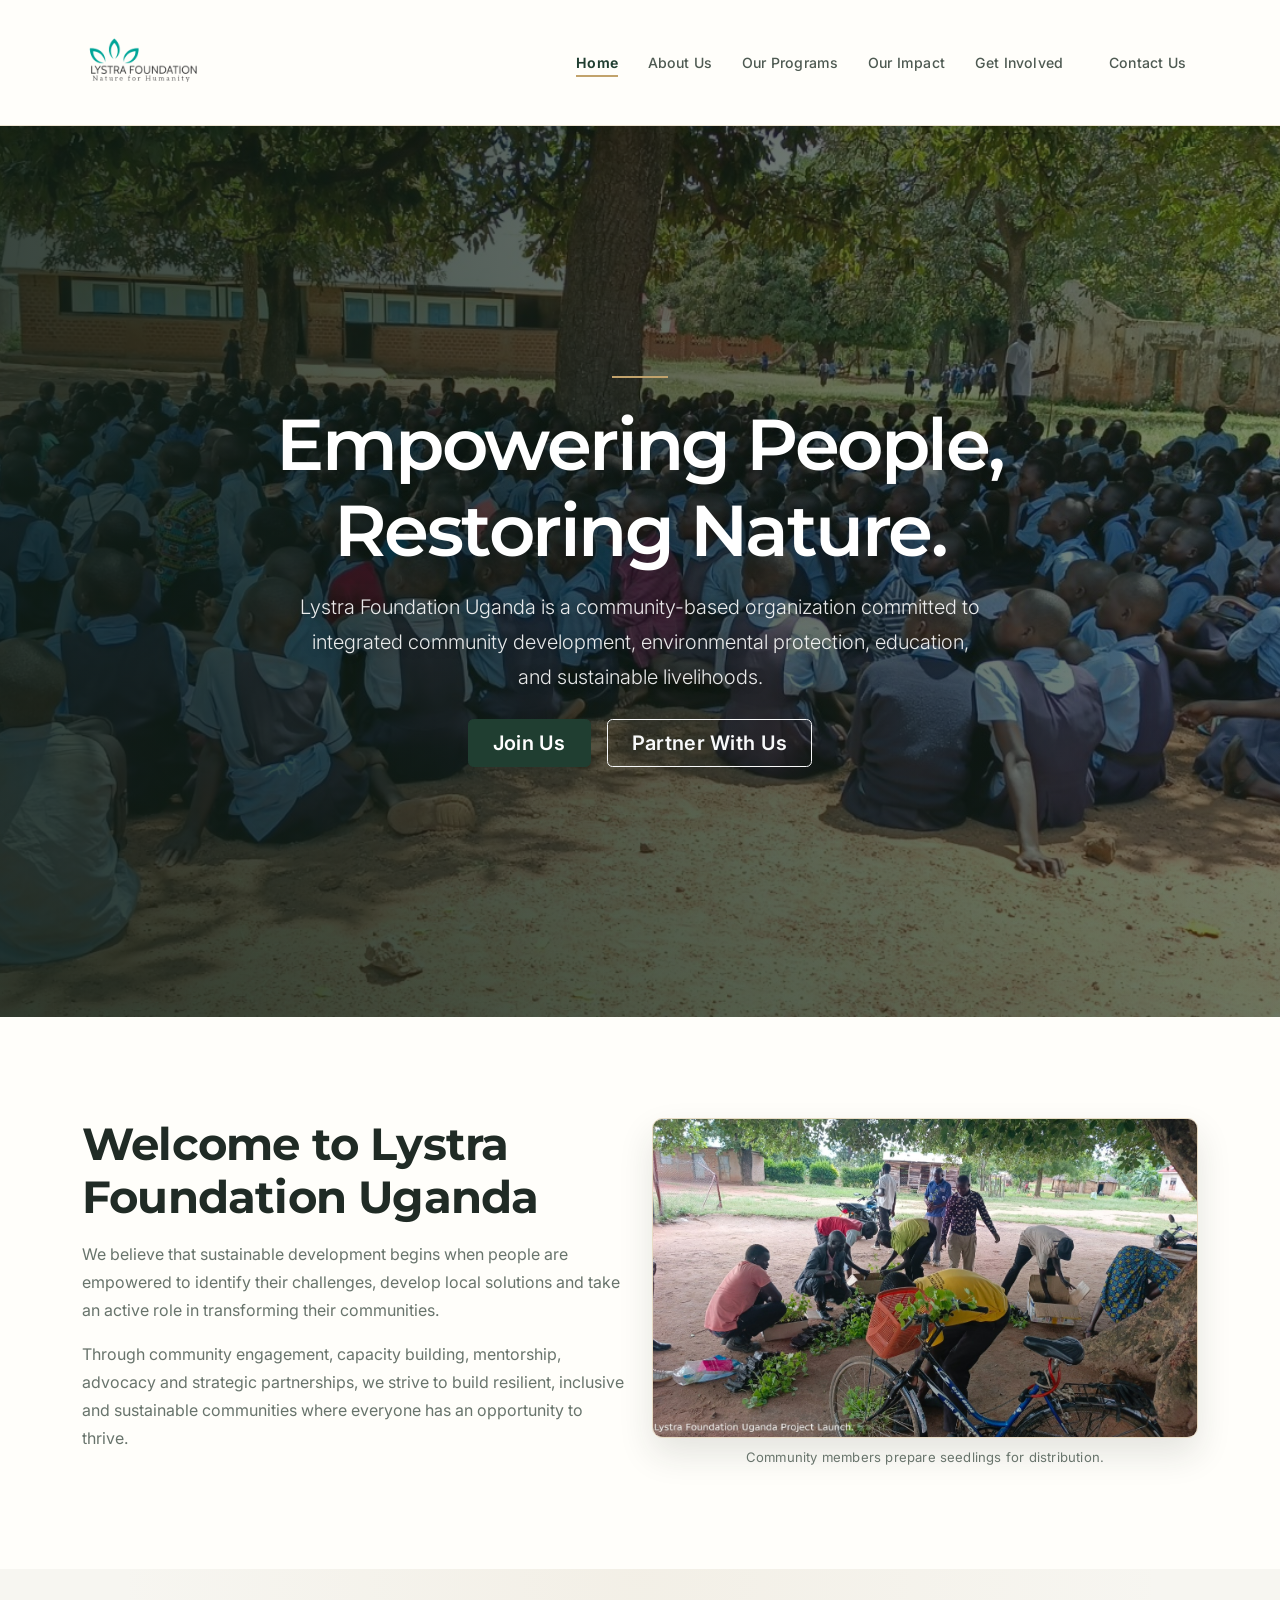
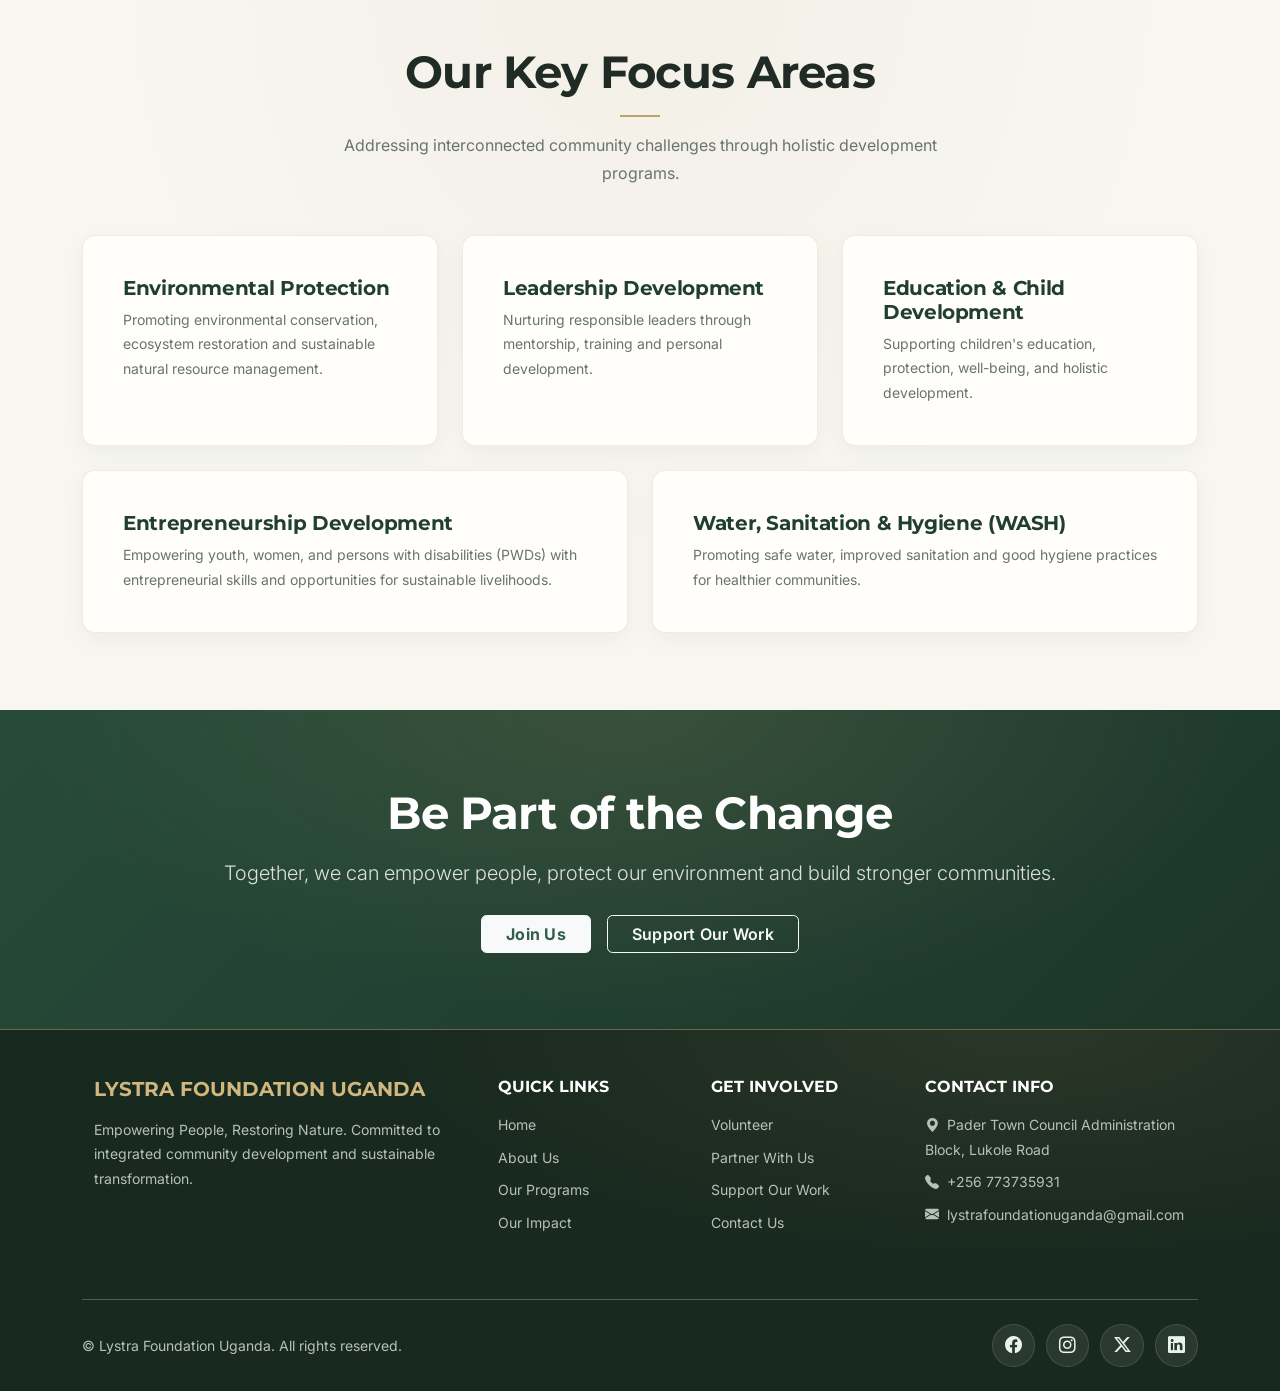
<file: index.html>
<!DOCTYPE html>
<html lang="en">
<head>
    <meta charset="UTF-8">
    <meta name="viewport" content="width=device-width, initial-scale=1.0">
    <title>Lystra Foundation Uganda | Empowering People, Restoring Nature</title>
    <link rel="preconnect" href="https://fonts.googleapis.com">
    <link rel="preconnect" href="https://fonts.gstatic.com" crossorigin>
    <link href="https://fonts.googleapis.com/css2?family=Inter:wght@400;500;600;700&family=Montserrat:wght@300;400;500;600;700&display=swap" rel="stylesheet">
    <link href="https://cdn.jsdelivr.net/npm/bootstrap@5.3.2/dist/css/bootstrap.min.css" rel="stylesheet">
    <link href="https://cdn.jsdelivr.net/npm/bootstrap-icons@1.11.3/font/bootstrap-icons.min.css" rel="stylesheet">
    <link rel="stylesheet" href="assets/css/style.css?v=luxury-3">
</head>
<body>
    <nav class="navbar navbar-expand-lg navbar-light bg-white sticky-top shadow-sm" aria-label="Main navigation">
        <div class="container align-items-center">
            <a class="navbar-brand" href="index.html" aria-label="Lystra Foundation home">
                <img src="assets/images/lystra-logo.png" alt="Lystra Foundation — Nature for Humanity">
            </a>
            <button class="navbar-toggler" type="button" data-bs-toggle="collapse" data-bs-target="#navbarNav" aria-controls="navbarNav" aria-expanded="false" aria-label="Toggle navigation">
                <span class="navbar-toggler-icon"></span>
            </button>
            <div class="collapse navbar-collapse" id="navbarNav">
                <ul class="navbar-nav ms-lg-auto align-items-lg-center">
                    <li class="nav-item"><a class="nav-link active" href="index.html" aria-current="page">Home</a></li>
                    <li class="nav-item"><a class="nav-link" href="about.html">About Us</a></li>
                    <li class="nav-item"><a class="nav-link" href="programs.html">Our Programs</a></li>
                    <li class="nav-item"><a class="nav-link" href="impact.html">Our Impact</a></li>
                    <li class="nav-item"><a class="nav-link" href="get-involved.html">Get Involved</a></li>
                    <li class="nav-item ms-lg-3"><a class="nav-link" href="contact.html">Contact Us</a></li>
                </ul>
            </div>
        </div>
    </nav>
<!-- Hero Section -->
<header class="bg-dark text-white text-center py-5 home-hero">
    <img class="hero-image" src="assets/images/leadership-development.jpg" alt="Students gathered beneath a tree for a community learning session" fetchpriority="high">
    <div class="container py-5">
        <h1 class="display-4 fw-bold mb-3">Empowering People, Restoring Nature.</h1>
        <p class="lead mb-4 col-lg-8 mx-auto">Lystra Foundation Uganda is a community-based organization committed to integrated community development, environmental protection, education, and sustainable livelihoods.</p>
        <div class="d-flex justify-content-center gap-3">
            <a href="get-involved.html" class="btn btn-success btn-lg px-4">Join Us</a>
            <a href="get-involved.html" class="btn btn-outline-light btn-lg px-4">Partner With Us</a>
        </div>
    </div>
</header>

<!-- Welcome Section -->
<section class="py-5">
    <div class="container py-4">
        <div class="row align-items-center">
            <div class="col-lg-6 mb-4 mb-lg-0">
                <h2 class="fw-bold mb-3">Welcome to Lystra Foundation Uganda</h2>
                <p class="text-muted">We believe that sustainable development begins when people are empowered to identify their challenges, develop local solutions and take an active role in transforming their communities.</p>
                <p class="text-muted">Through community engagement, capacity building, mentorship, advocacy and strategic partnerships, we strive to build resilient, inclusive and sustainable communities where everyone has an opportunity to thrive.</p>
            </div>
            <div class="col-lg-6">
                <figure class="mb-0">
                    <img class="story-photo" src="assets/images/distribution-of-tree-seedlings.jpg" alt="Community members prepare tree seedlings for distribution beneath a shade tree" loading="lazy" decoding="async">
                    <figcaption class="small text-muted mt-2">Community members prepare seedlings for distribution.</figcaption>
                </figure>
            </div>
        </div>
    </div>
</section>

<!-- Key Focus Areas Section -->
<section class="py-5 bg-light">
    <div class="container">
        <div class="text-center mb-5">
            <h2 class="fw-bold">Our Key Focus Areas</h2>
            <p class="text-muted">Addressing interconnected community challenges through holistic development programs.</p>
        </div>
        <div class="row g-4">
            <div class="col-md-4">
                <div class="card h-100 border-0 shadow-sm p-3">
                    <div class="card-body">
                        <h4 class="h5 fw-bold text-success">Environmental Protection</h4>
                        <p class="text-muted small">Promoting environmental conservation, ecosystem restoration and sustainable natural resource management.</p>
                    </div>
                </div>
            </div>
            <div class="col-md-4">
                <div class="card h-100 border-0 shadow-sm p-3">
                    <div class="card-body">
                        <h4 class="h5 fw-bold text-success">Leadership Development</h4>
                        <p class="text-muted small">Nurturing responsible leaders through mentorship, training and personal development.</p>
                    </div>
                </div>
            </div>
            <div class="col-md-4">
                <div class="card h-100 border-0 shadow-sm p-3">
                    <div class="card-body">
                        <h4 class="h5 fw-bold text-success">Education & Child Development</h4>
                        <p class="text-muted small">Supporting children's education, protection, well-being, and holistic development.</p>
                    </div>
                </div>
            </div>
            <div class="col-md-6">
                <div class="card h-100 border-0 shadow-sm p-3">
                    <div class="card-body">
                        <h4 class="h5 fw-bold text-success">Entrepreneurship Development</h4>
                        <p class="text-muted small">Empowering youth, women, and persons with disabilities (PWDs) with entrepreneurial skills and opportunities for sustainable livelihoods.</p>
                    </div>
                </div>
            </div>
            <div class="col-md-6">
                <div class="card h-100 border-0 shadow-sm p-3">
                    <div class="card-body">
                        <h4 class="h5 fw-bold text-success">Water, Sanitation & Hygiene (WASH)</h4>
                        <p class="text-muted small">Promoting safe water, improved sanitation and good hygiene practices for healthier communities.</p>
                    </div>
                </div>
            </div>
        </div>
    </div>
</section>

<!-- Call to Action Banner -->
<section class="py-5 bg-success text-white text-center">
    <div class="container">
        <h2 class="fw-bold mb-3">Be Part of the Change</h2>
        <p class="lead mb-4">Together, we can empower people, protect our environment and build stronger communities.</p>
        <div class="d-flex justify-content-center gap-3">
            <a href="get-involved.html" class="btn btn-light text-success fw-bold px-4">Join Us</a>
            <a href="get-involved.html" class="btn btn-outline-light px-4">Support Our Work</a>
        </div>
    </div>
</section>

<!-- Footer -->
    <footer class="bg-dark text-white pt-5 pb-4">
        <div class="container text-center text-md-start">
            <div class="row g-4">
                <div class="col-md-4 col-lg-4 col-xl-4 mx-auto mb-4">
                    <h5 class="text-uppercase fw-bold text-success mb-3">Lystra Foundation Uganda</h5>
                    <p class="small text-muted">Empowering People, Restoring Nature. Committed to integrated community development and sustainable transformation.</p>
                </div>
                <div class="col-md-2 col-lg-2 col-xl-2 mx-auto mb-4">
                    <h6 class="text-uppercase fw-bold mb-3">Quick Links</h6>
                    <ul class="list-unstyled small">
                        <li class="mb-2"><a href="index.html" class="text-decoration-none text-muted">Home</a></li>
                        <li class="mb-2"><a href="about.html" class="text-decoration-none text-muted">About Us</a></li>
                        <li class="mb-2"><a href="programs.html" class="text-decoration-none text-muted">Our Programs</a></li>
                        <li class="mb-2"><a href="impact.html" class="text-decoration-none text-muted">Our Impact</a></li>
                    </ul>
                </div>
                <div class="col-md-3 col-lg-2 col-xl-2 mx-auto mb-4">
                    <h6 class="text-uppercase fw-bold mb-3">Get Involved</h6>
                    <ul class="list-unstyled small">
                        <li class="mb-2"><a href="get-involved.html" class="text-decoration-none text-muted">Volunteer</a></li>
                        <li class="mb-2"><a href="get-involved.html" class="text-decoration-none text-muted">Partner With Us</a></li>
                        <li class="mb-2"><a href="get-involved.html" class="text-decoration-none text-muted">Support Our Work</a></li>
                        <li class="mb-2"><a href="contact.html" class="text-decoration-none text-muted">Contact Us</a></li>
                    </ul>
                </div>
                <div class="col-md-4 col-lg-3 col-xl-3 mx-auto mb-md-0 mb-4">
                    <h6 class="text-uppercase fw-bold mb-3">Contact Info</h6>
                    <p class="small text-muted mb-2"><i class="bi bi-geo-alt-fill me-2"></i>Pader Town Council Administration Block, Lukole Road</p>
                    <p class="small text-muted mb-2"><i class="bi bi-telephone-fill me-2"></i>+256 773735931</p>
                    <p class="small text-muted mb-0"><i class="bi bi-envelope-fill me-2"></i>lystrafoundationuganda@gmail.com</p>
                </div>
            </div>
            <hr class="my-4 bg-secondary">
            <div class="row align-items-center gy-3">
                <div class="col-md-7 text-center text-md-start">
                    <p class="small text-muted mb-0">&copy; Lystra Foundation Uganda. All rights reserved.</p>
                </div>
                <div class="col-md-5 text-center text-md-end">
                    <div class="social-links" aria-label="Social media links">
                        <a href="#" aria-label="Facebook"><i class="bi bi-facebook"></i></a>
                        <a href="#" aria-label="Instagram"><i class="bi bi-instagram"></i></a>
                        <a href="#" aria-label="X"><i class="bi bi-twitter-x"></i></a>
                        <a href="#" aria-label="LinkedIn"><i class="bi bi-linkedin"></i></a>
                    </div>
                </div>
            </div>
        </div>
    </footer>

    <!-- Bootstrap 5 JS Bundle -->
    <script src="https://cdn.jsdelivr.net/npm/bootstrap@5.3.2/dist/js/bootstrap.bundle.min.js"></script>
    <!-- Custom JS -->
    <script src="assets/js/main.js"></script>
</body>
</html>
</file>
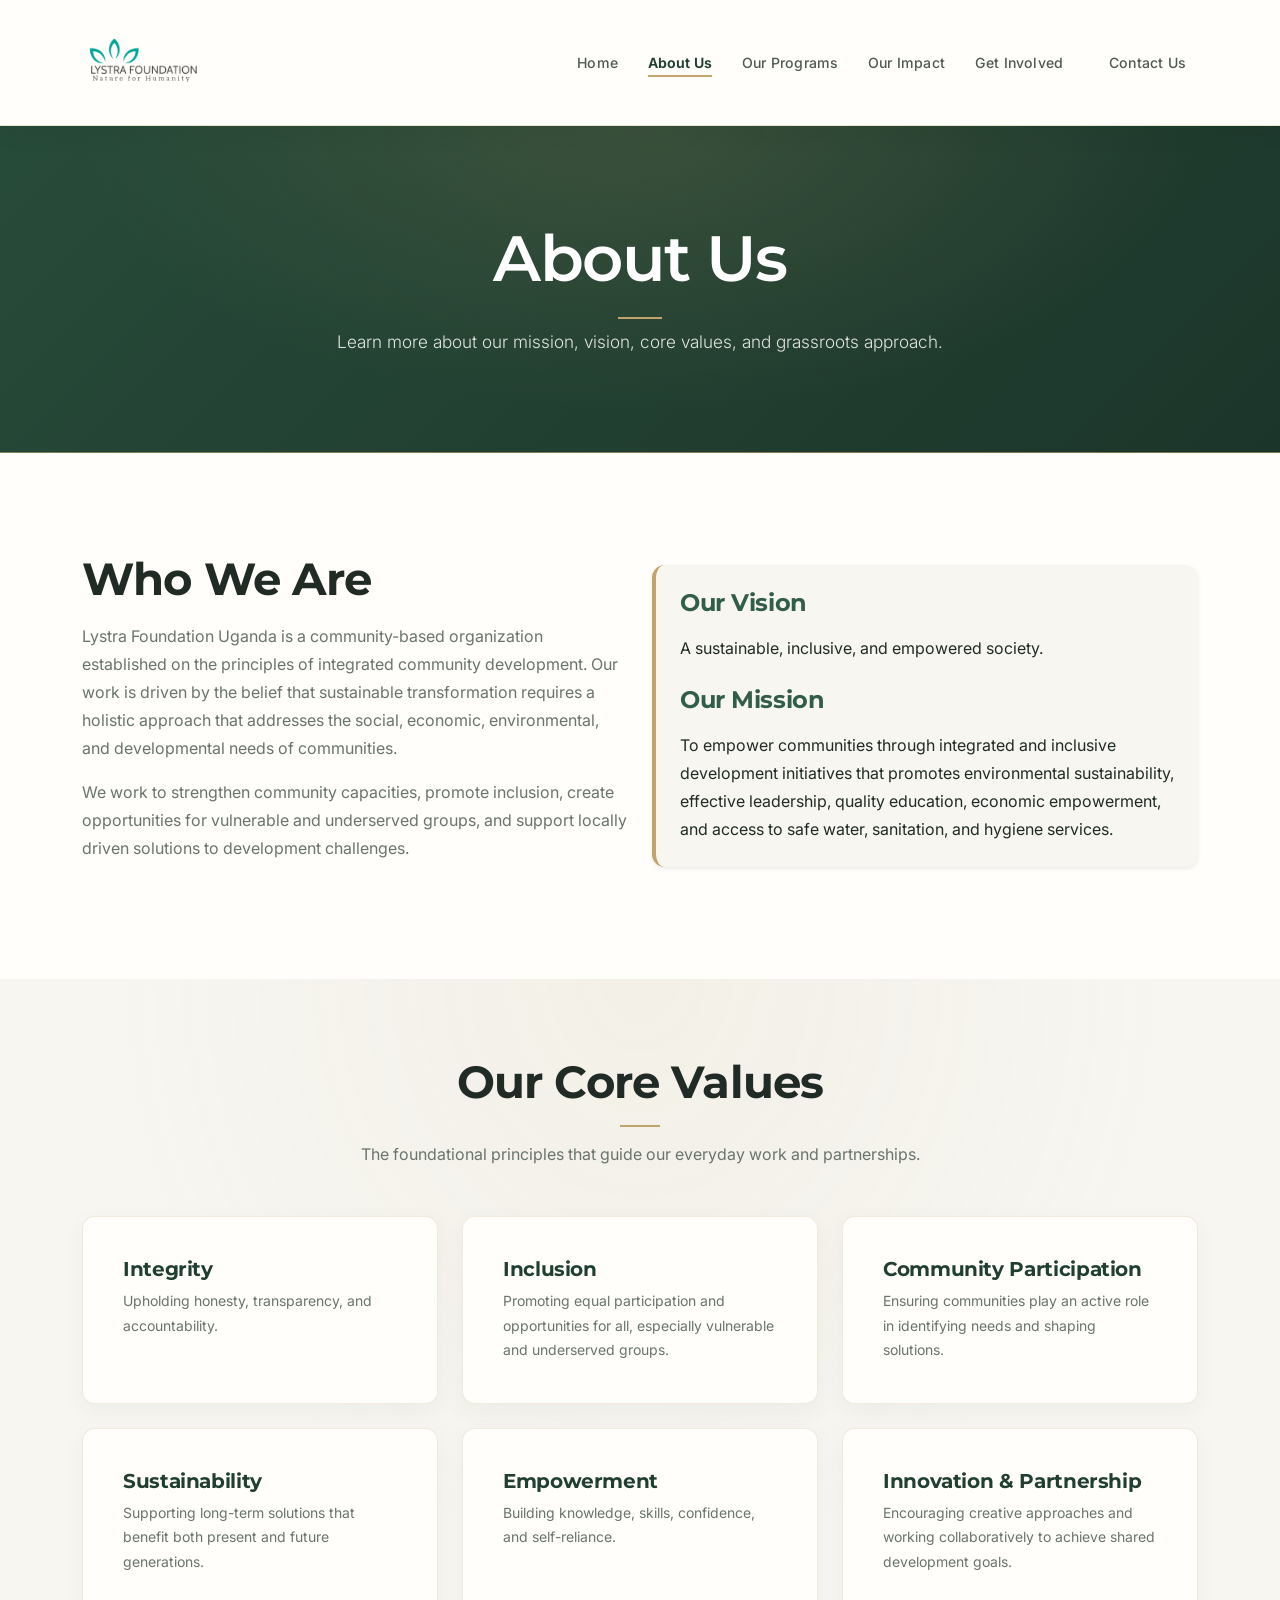
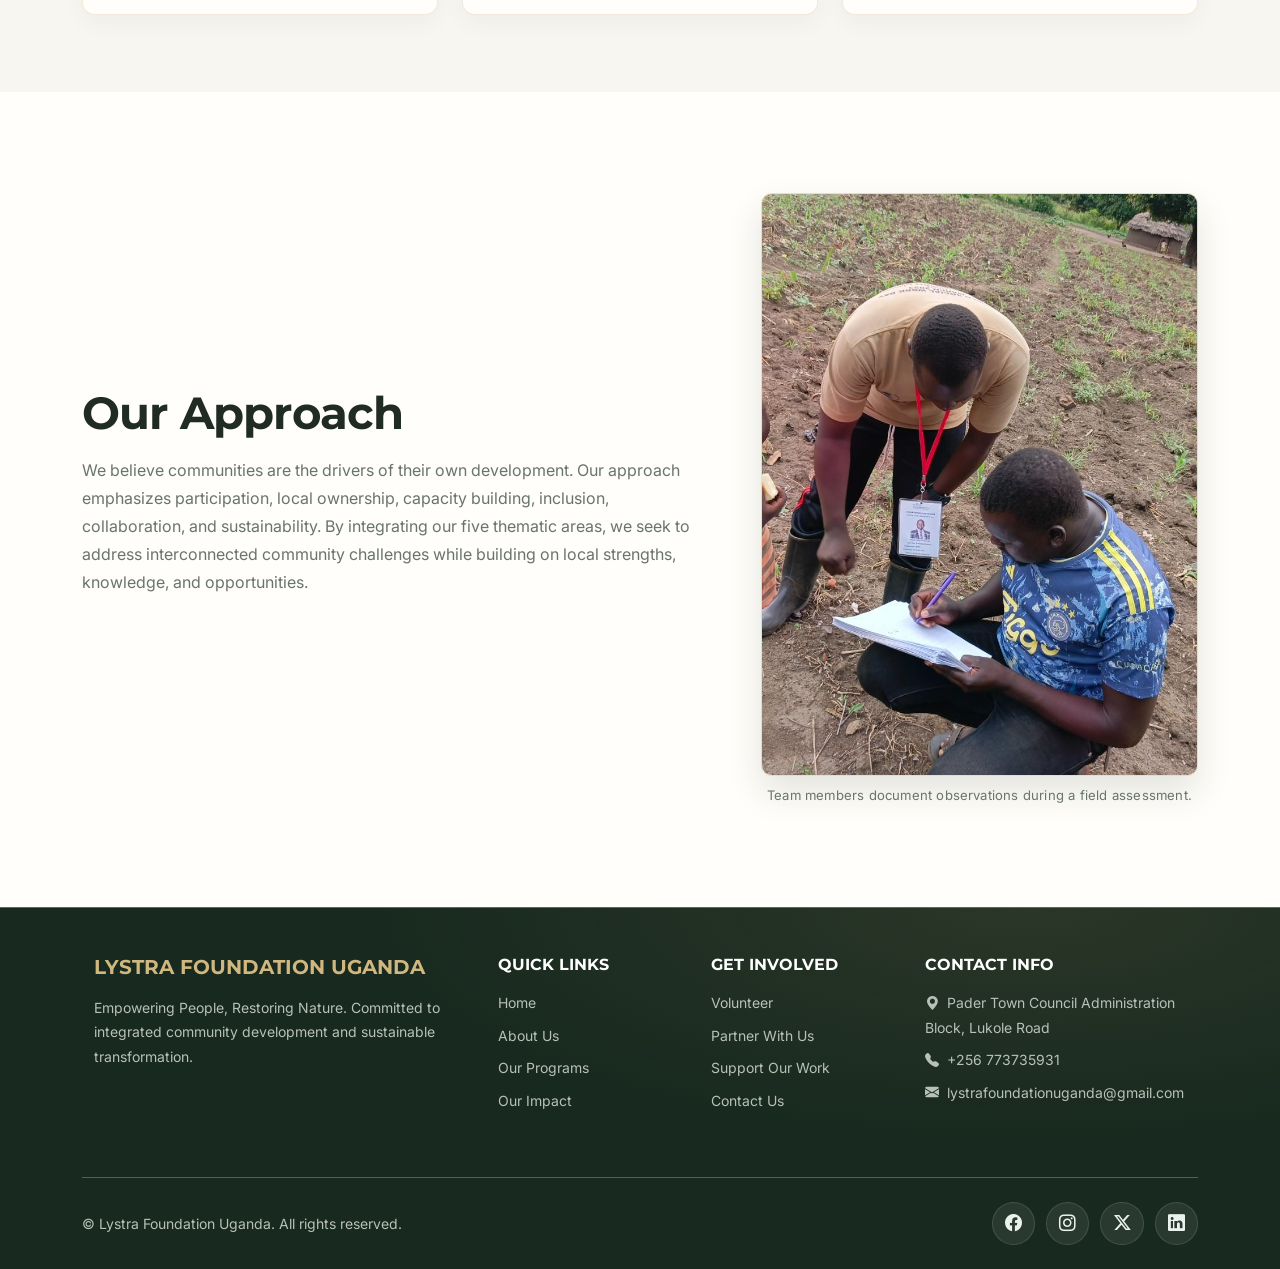
<file: about.html>
<!DOCTYPE html>
<html lang="en">
<head>
    <meta charset="UTF-8">
    <meta name="viewport" content="width=device-width, initial-scale=1.0">
    <title>About Us | Lystra Foundation Uganda</title>
    <link rel="preconnect" href="https://fonts.googleapis.com">
    <link rel="preconnect" href="https://fonts.gstatic.com" crossorigin>
    <link href="https://fonts.googleapis.com/css2?family=Inter:wght@400;500;600;700&family=Montserrat:wght@300;400;500;600;700&display=swap" rel="stylesheet">
    <link href="https://cdn.jsdelivr.net/npm/bootstrap@5.3.2/dist/css/bootstrap.min.css" rel="stylesheet">
    <link href="https://cdn.jsdelivr.net/npm/bootstrap-icons@1.11.3/font/bootstrap-icons.min.css" rel="stylesheet">
    <link rel="stylesheet" href="assets/css/style.css?v=luxury-3">
</head>
<body>
    <nav class="navbar navbar-expand-lg navbar-light bg-white sticky-top shadow-sm" aria-label="Main navigation">
        <div class="container align-items-center">
            <a class="navbar-brand" href="index.html" aria-label="Lystra Foundation home">
                <img src="assets/images/lystra-logo.png" alt="Lystra Foundation — Nature for Humanity">
            </a>
            <button class="navbar-toggler" type="button" data-bs-toggle="collapse" data-bs-target="#navbarNav" aria-controls="navbarNav" aria-expanded="false" aria-label="Toggle navigation">
                <span class="navbar-toggler-icon"></span>
            </button>
            <div class="collapse navbar-collapse" id="navbarNav">
                <ul class="navbar-nav ms-lg-auto align-items-lg-center">
                    <li class="nav-item"><a class="nav-link" href="index.html">Home</a></li>
                    <li class="nav-item"><a class="nav-link active" href="about.html" aria-current="page">About Us</a></li>
                    <li class="nav-item"><a class="nav-link" href="programs.html">Our Programs</a></li>
                    <li class="nav-item"><a class="nav-link" href="impact.html">Our Impact</a></li>
                    <li class="nav-item"><a class="nav-link" href="get-involved.html">Get Involved</a></li>
                    <li class="nav-item ms-lg-3"><a class="nav-link" href="contact.html">Contact Us</a></li>
                </ul>
            </div>
        </div>
    </nav>
<!-- Page Header -->
<header class="bg-success text-white py-5 text-center">
    <div class="container py-4">
        <h1 class="display-5 fw-bold">About Us</h1>
        <p class="lead mb-0">Learn more about our mission, vision, core values, and grassroots approach.</p>
    </div>
</header>

<!-- Who We Are -->
<section class="py-5">
    <div class="container py-4">
        <div class="row align-items-center">
            <div class="col-lg-6 mb-4 mb-lg-0">
                <h2 class="fw-bold mb-3">Who We Are</h2>
                <p class="text-muted">Lystra Foundation Uganda is a community-based organization established on the principles of integrated community development. Our work is driven by the belief that sustainable transformation requires a holistic approach that addresses the social, economic, environmental, and developmental needs of communities.</p>
                <p class="text-muted">We work to strengthen community capacities, promote inclusion, create opportunities for vulnerable and underserved groups, and support locally driven solutions to development challenges.</p>
            </div>
            <div class="col-lg-6">
                <div class="p-4 bg-light rounded-3 border-start border-4 border-success shadow-sm">
                    <h3 class="h4 fw-bold text-success mb-3">Our Vision</h3>
                    <p class="mb-4">A sustainable, inclusive, and empowered society.</p>
                    <h3 class="h4 fw-bold text-success mb-3">Our Mission</h3>
                    <p class="mb-0">To empower communities through integrated and inclusive development initiatives that promotes environmental sustainability, effective leadership, quality education, economic empowerment, and access to safe water, sanitation, and hygiene services.</p>
                </div>
            </div>
        </div>
    </div>
</section>

<!-- Core Values -->
<section class="py-5 bg-light">
    <div class="container">
        <div class="text-center mb-5">
            <h2 class="fw-bold">Our Core Values</h2>
            <p class="text-muted">The foundational principles that guide our everyday work and partnerships.</p>
        </div>
        <div class="row g-4">
            <div class="col-md-4">
                <div class="card h-100 border-0 shadow-sm p-3">
                    <div class="card-body">
                        <h4 class="h5 fw-bold text-success">Integrity</h4>
                        <p class="text-muted small mb-0">Upholding honesty, transparency, and accountability.</p>
                    </div>
                </div>
            </div>
            <div class="col-md-4">
                <div class="card h-100 border-0 shadow-sm p-3">
                    <div class="card-body">
                        <h4 class="h5 fw-bold text-success">Inclusion</h4>
                        <p class="text-muted small mb-0">Promoting equal participation and opportunities for all, especially vulnerable and underserved groups.</p>
                    </div>
                </div>
            </div>
            <div class="col-md-4">
                <div class="card h-100 border-0 shadow-sm p-3">
                    <div class="card-body">
                        <h4 class="h5 fw-bold text-success">Community Participation</h4>
                        <p class="text-muted small mb-0">Ensuring communities play an active role in identifying needs and shaping solutions.</p>
                    </div>
                </div>
            </div>
            <div class="col-md-4">
                <div class="card h-100 border-0 shadow-sm p-3">
                    <div class="card-body">
                        <h4 class="h5 fw-bold text-success">Sustainability</h4>
                        <p class="text-muted small mb-0">Supporting long-term solutions that benefit both present and future generations.</p>
                    </div>
                </div>
            </div>
            <div class="col-md-4">
                <div class="card h-100 border-0 shadow-sm p-3">
                    <div class="card-body">
                        <h4 class="h5 fw-bold text-success">Empowerment</h4>
                        <p class="text-muted small mb-0">Building knowledge, skills, confidence, and self-reliance.</p>
                    </div>
                </div>
            </div>
            <div class="col-md-4">
                <div class="card h-100 border-0 shadow-sm p-3">
                    <div class="card-body">
                        <h4 class="h5 fw-bold text-success">Innovation & Partnership</h4>
                        <p class="text-muted small mb-0">Encouraging creative approaches and working collaboratively to achieve shared development goals.</p>
                    </div>
                </div>
            </div>
        </div>
    </div>
</section>

<!-- Our Approach -->
<section class="py-5">
    <div class="container py-4">
        <div class="row align-items-center g-5">
            <div class="col-lg-7">
                <h2 class="fw-bold mb-3">Our Approach</h2>
                <p class="text-muted">We believe communities are the drivers of their own development. Our approach emphasizes participation, local ownership, capacity building, inclusion, collaboration, and sustainability. By integrating our five thematic areas, we seek to address interconnected community challenges while building on local strengths, knowledge, and opportunities.</p>
            </div>
            <div class="col-lg-5">
                <figure class="mb-0">
                    <img class="story-photo field-assessment-photo" src="assets/images/community-field-assessment.jpg" alt="Lystra Foundation team members record observations during a field assessment" loading="lazy" decoding="async">
                    <figcaption class="small text-muted mt-2">Team members document observations during a field assessment.</figcaption>
                </figure>
            </div>
        </div>
    </div>
</section>

<!-- Footer -->
    <footer class="bg-dark text-white pt-5 pb-4">
        <div class="container text-center text-md-start">
            <div class="row g-4">
                <div class="col-md-4 col-lg-4 col-xl-4 mx-auto mb-4">
                    <h5 class="text-uppercase fw-bold text-success mb-3">Lystra Foundation Uganda</h5>
                    <p class="small text-muted">Empowering People, Restoring Nature. Committed to integrated community development and sustainable transformation.</p>
                </div>
                <div class="col-md-2 col-lg-2 col-xl-2 mx-auto mb-4">
                    <h6 class="text-uppercase fw-bold mb-3">Quick Links</h6>
                    <ul class="list-unstyled small">
                        <li class="mb-2"><a href="index.html" class="text-decoration-none text-muted">Home</a></li>
                        <li class="mb-2"><a href="about.html" class="text-decoration-none text-muted">About Us</a></li>
                        <li class="mb-2"><a href="programs.html" class="text-decoration-none text-muted">Our Programs</a></li>
                        <li class="mb-2"><a href="impact.html" class="text-decoration-none text-muted">Our Impact</a></li>
                    </ul>
                </div>
                <div class="col-md-3 col-lg-2 col-xl-2 mx-auto mb-4">
                    <h6 class="text-uppercase fw-bold mb-3">Get Involved</h6>
                    <ul class="list-unstyled small">
                        <li class="mb-2"><a href="get-involved.html" class="text-decoration-none text-muted">Volunteer</a></li>
                        <li class="mb-2"><a href="get-involved.html" class="text-decoration-none text-muted">Partner With Us</a></li>
                        <li class="mb-2"><a href="get-involved.html" class="text-decoration-none text-muted">Support Our Work</a></li>
                        <li class="mb-2"><a href="contact.html" class="text-decoration-none text-muted">Contact Us</a></li>
                    </ul>
                </div>
                <div class="col-md-4 col-lg-3 col-xl-3 mx-auto mb-md-0 mb-4">
                    <h6 class="text-uppercase fw-bold mb-3">Contact Info</h6>
                    <p class="small text-muted mb-2"><i class="bi bi-geo-alt-fill me-2"></i>Pader Town Council Administration Block, Lukole Road</p>
                    <p class="small text-muted mb-2"><i class="bi bi-telephone-fill me-2"></i>+256 773735931</p>
                    <p class="small text-muted mb-0"><i class="bi bi-envelope-fill me-2"></i>lystrafoundationuganda@gmail.com</p>
                </div>
            </div>
            <hr class="my-4 bg-secondary">
            <div class="row align-items-center gy-3">
                <div class="col-md-7 text-center text-md-start">
                    <p class="small text-muted mb-0">&copy; Lystra Foundation Uganda. All rights reserved.</p>
                </div>
                <div class="col-md-5 text-center text-md-end">
                    <div class="social-links" aria-label="Social media links">
                        <a href="#" aria-label="Facebook"><i class="bi bi-facebook"></i></a>
                        <a href="#" aria-label="Instagram"><i class="bi bi-instagram"></i></a>
                        <a href="#" aria-label="X"><i class="bi bi-twitter-x"></i></a>
                        <a href="#" aria-label="LinkedIn"><i class="bi bi-linkedin"></i></a>
                    </div>
                </div>
            </div>
        </div>
    </footer>

    <!-- Bootstrap 5 JS Bundle -->
    <script src="https://cdn.jsdelivr.net/npm/bootstrap@5.3.2/dist/js/bootstrap.bundle.min.js"></script>
    <!-- Custom JS -->
    <script src="assets/js/main.js"></script>
</body>
</html>
</file>
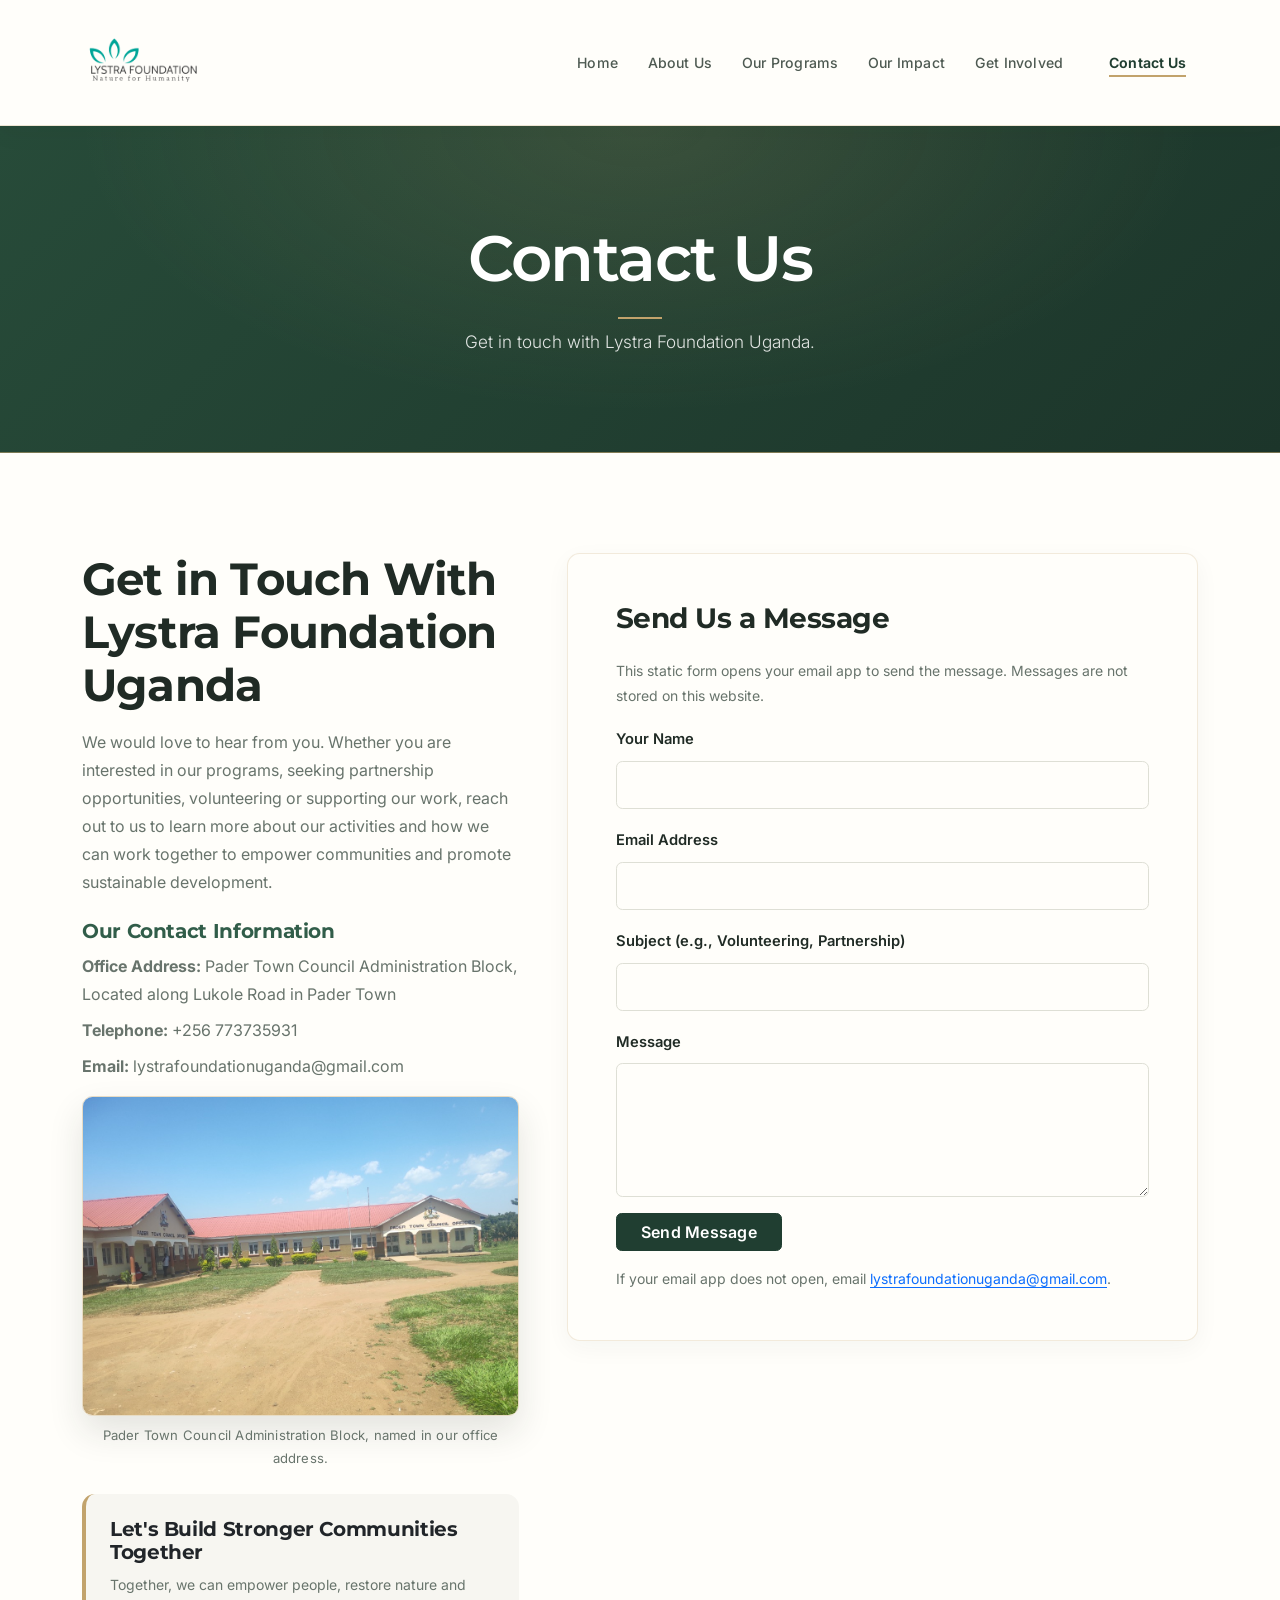
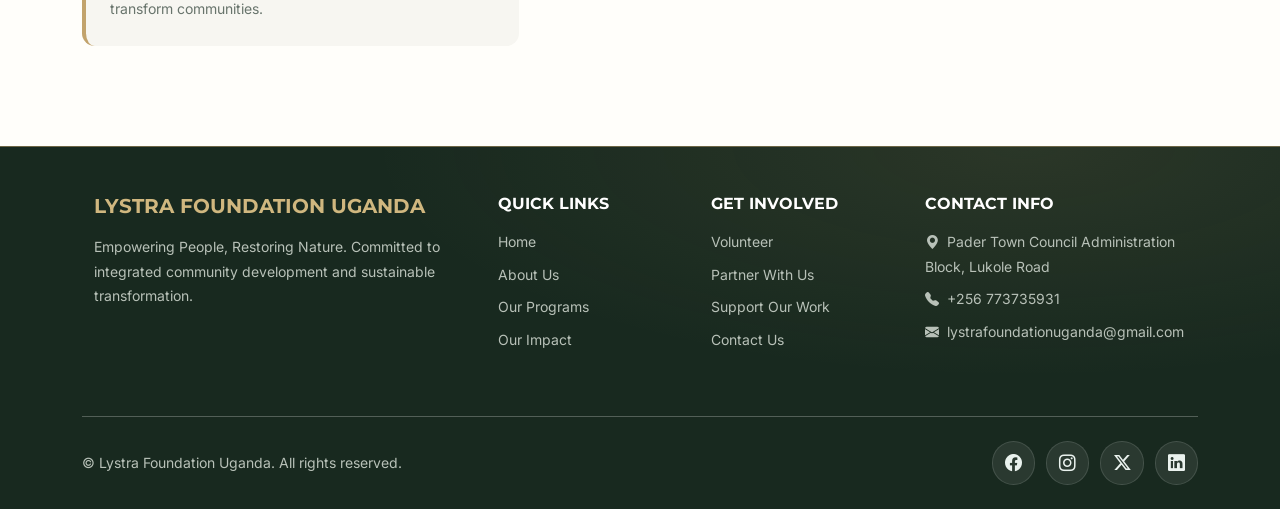
<file: contact.html>
<!DOCTYPE html>
<html lang="en">
<head>
    <meta charset="UTF-8">
    <meta name="viewport" content="width=device-width, initial-scale=1.0">
    <title>Contact Us | Lystra Foundation Uganda</title>
    <link rel="preconnect" href="https://fonts.googleapis.com">
    <link rel="preconnect" href="https://fonts.gstatic.com" crossorigin>
    <link href="https://fonts.googleapis.com/css2?family=Inter:wght@400;500;600;700&family=Montserrat:wght@300;400;500;600;700&display=swap" rel="stylesheet">
    <link href="https://cdn.jsdelivr.net/npm/bootstrap@5.3.2/dist/css/bootstrap.min.css" rel="stylesheet">
    <link href="https://cdn.jsdelivr.net/npm/bootstrap-icons@1.11.3/font/bootstrap-icons.min.css" rel="stylesheet">
    <link rel="stylesheet" href="assets/css/style.css?v=luxury-3">
</head>
<body>
    <nav class="navbar navbar-expand-lg navbar-light bg-white sticky-top shadow-sm" aria-label="Main navigation">
        <div class="container align-items-center">
            <a class="navbar-brand" href="index.html" aria-label="Lystra Foundation home">
                <img src="assets/images/lystra-logo.png" alt="Lystra Foundation — Nature for Humanity">
            </a>
            <button class="navbar-toggler" type="button" data-bs-toggle="collapse" data-bs-target="#navbarNav" aria-controls="navbarNav" aria-expanded="false" aria-label="Toggle navigation">
                <span class="navbar-toggler-icon"></span>
            </button>
            <div class="collapse navbar-collapse" id="navbarNav">
                <ul class="navbar-nav ms-lg-auto align-items-lg-center">
                    <li class="nav-item"><a class="nav-link" href="index.html">Home</a></li>
                    <li class="nav-item"><a class="nav-link" href="about.html">About Us</a></li>
                    <li class="nav-item"><a class="nav-link" href="programs.html">Our Programs</a></li>
                    <li class="nav-item"><a class="nav-link" href="impact.html">Our Impact</a></li>
                    <li class="nav-item"><a class="nav-link" href="get-involved.html">Get Involved</a></li>
                    <li class="nav-item ms-lg-3"><a class="nav-link active" href="contact.html" aria-current="page">Contact Us</a></li>
                </ul>
            </div>
        </div>
    </nav>
<!-- Page Header -->
<header class="bg-success text-white py-5 text-center">
    <div class="container py-4">
        <h1 class="display-5 fw-bold">Contact Us</h1>
        <p class="lead mb-0">Get in touch with Lystra Foundation Uganda.</p>
    </div>
</header>

<!-- Contact Section -->
<section class="py-5">
    <div class="container py-4">
        <div class="row g-5">
            <!-- Contact Information -->
            <div class="col-lg-5">
                <h2 class="fw-bold mb-3">Get in Touch With Lystra Foundation Uganda</h2>
                <p class="text-muted mb-4">We would love to hear from you. Whether you are interested in our programs, seeking partnership opportunities, volunteering or supporting our work, reach out to us to learn more about our activities and how we can work together to empower communities and promote sustainable development.</p>
                
                <div class="mb-4">
                    <h5 class="fw-bold text-success">Our Contact Information</h5>
                    <p class="text-muted mb-2"><strong>Office Address:</strong> Pader Town Council Administration Block, Located along Lukole Road in Pader Town</p>
                    <p class="text-muted mb-2"><strong>Telephone:</strong> +256 773735931</p>
                    <p class="text-muted mb-0"><strong>Email:</strong> lystrafoundationuganda@gmail.com</p>
                    <figure class="mt-3">
                        <img class="story-photo" src="assets/images/pader-town-council-office.jpg" alt="Exterior of the Pader Town Council Administration Block along Lukole Road" loading="lazy" decoding="async">
                        <figcaption class="small text-muted mt-2">Pader Town Council Administration Block, named in our office address.</figcaption>
                    </figure>
                </div>

                <div class="p-4 bg-light rounded-3 border-start border-4 border-success">
                    <h5 class="fw-bold text-dark mb-2">Let's Build Stronger Communities Together</h5>
                    <p class="small text-muted mb-0">Together, we can empower people, restore nature and transform communities.</p>
                </div>
            </div>

            <!-- Contact Form -->
            <div class="col-lg-7">
                <div class="card border-0 shadow-sm p-4">
                    <div class="card-body">
                        <h3 class="fw-bold mb-4">Send Us a Message</h3>
                        <p class="text-muted small">This static form opens your email app to send the message. Messages are not stored on this website.</p>
                        <form id="contact-form">
                            <div class="mb-3">
                                <label for="name" class="form-label">Your Name</label>
                                <input type="text" class="form-control" id="name" name="name" required>
                            </div>
                            <div class="mb-3">
                                <label for="email" class="form-label">Email Address</label>
                                <input type="email" class="form-control" id="email" name="email" required>
                            </div>
                            <div class="mb-3">
                                <label for="subject" class="form-label">Subject (e.g., Volunteering, Partnership)</label>
                                <input type="text" class="form-control" id="subject" name="subject" required>
                            </div>
                            <div class="mb-3">
                                <label for="message" class="form-label">Message</label>
                                <textarea class="form-control" id="message" name="message" rows="5" required></textarea>
                            </div>
                            <button type="submit" class="btn btn-success px-4">Send Message</button>
                        </form>
                        <p class="small text-muted mt-3 mb-0">If your email app does not open, email <a href="mailto:lystrafoundationuganda@gmail.com">lystrafoundationuganda@gmail.com</a>.</p>
                    </div>
                </div>
            </div>
        </div>
    </div>
</section>

<!-- Footer -->
    <footer class="bg-dark text-white pt-5 pb-4">
        <div class="container text-center text-md-start">
            <div class="row g-4">
                <div class="col-md-4 col-lg-4 col-xl-4 mx-auto mb-4">
                    <h5 class="text-uppercase fw-bold text-success mb-3">Lystra Foundation Uganda</h5>
                    <p class="small text-muted">Empowering People, Restoring Nature. Committed to integrated community development and sustainable transformation.</p>
                </div>
                <div class="col-md-2 col-lg-2 col-xl-2 mx-auto mb-4">
                    <h6 class="text-uppercase fw-bold mb-3">Quick Links</h6>
                    <ul class="list-unstyled small">
                        <li class="mb-2"><a href="index.html" class="text-decoration-none text-muted">Home</a></li>
                        <li class="mb-2"><a href="about.html" class="text-decoration-none text-muted">About Us</a></li>
                        <li class="mb-2"><a href="programs.html" class="text-decoration-none text-muted">Our Programs</a></li>
                        <li class="mb-2"><a href="impact.html" class="text-decoration-none text-muted">Our Impact</a></li>
                    </ul>
                </div>
                <div class="col-md-3 col-lg-2 col-xl-2 mx-auto mb-4">
                    <h6 class="text-uppercase fw-bold mb-3">Get Involved</h6>
                    <ul class="list-unstyled small">
                        <li class="mb-2"><a href="get-involved.html" class="text-decoration-none text-muted">Volunteer</a></li>
                        <li class="mb-2"><a href="get-involved.html" class="text-decoration-none text-muted">Partner With Us</a></li>
                        <li class="mb-2"><a href="get-involved.html" class="text-decoration-none text-muted">Support Our Work</a></li>
                        <li class="mb-2"><a href="contact.html" class="text-decoration-none text-muted">Contact Us</a></li>
                    </ul>
                </div>
                <div class="col-md-4 col-lg-3 col-xl-3 mx-auto mb-md-0 mb-4">
                    <h6 class="text-uppercase fw-bold mb-3">Contact Info</h6>
                    <p class="small text-muted mb-2"><i class="bi bi-geo-alt-fill me-2"></i>Pader Town Council Administration Block, Lukole Road</p>
                    <p class="small text-muted mb-2"><i class="bi bi-telephone-fill me-2"></i>+256 773735931</p>
                    <p class="small text-muted mb-0"><i class="bi bi-envelope-fill me-2"></i>lystrafoundationuganda@gmail.com</p>
                </div>
            </div>
            <hr class="my-4 bg-secondary">
            <div class="row align-items-center gy-3">
                <div class="col-md-7 text-center text-md-start">
                    <p class="small text-muted mb-0">&copy; Lystra Foundation Uganda. All rights reserved.</p>
                </div>
                <div class="col-md-5 text-center text-md-end">
                    <div class="social-links" aria-label="Social media links">
                        <a href="#" aria-label="Facebook"><i class="bi bi-facebook"></i></a>
                        <a href="#" aria-label="Instagram"><i class="bi bi-instagram"></i></a>
                        <a href="#" aria-label="X"><i class="bi bi-twitter-x"></i></a>
                        <a href="#" aria-label="LinkedIn"><i class="bi bi-linkedin"></i></a>
                    </div>
                </div>
            </div>
        </div>
    </footer>

    <!-- Bootstrap 5 JS Bundle -->
    <script src="https://cdn.jsdelivr.net/npm/bootstrap@5.3.2/dist/js/bootstrap.bundle.min.js"></script>
    <!-- Custom JS -->
    <script src="assets/js/main.js"></script>
</body>
</html>
</file>
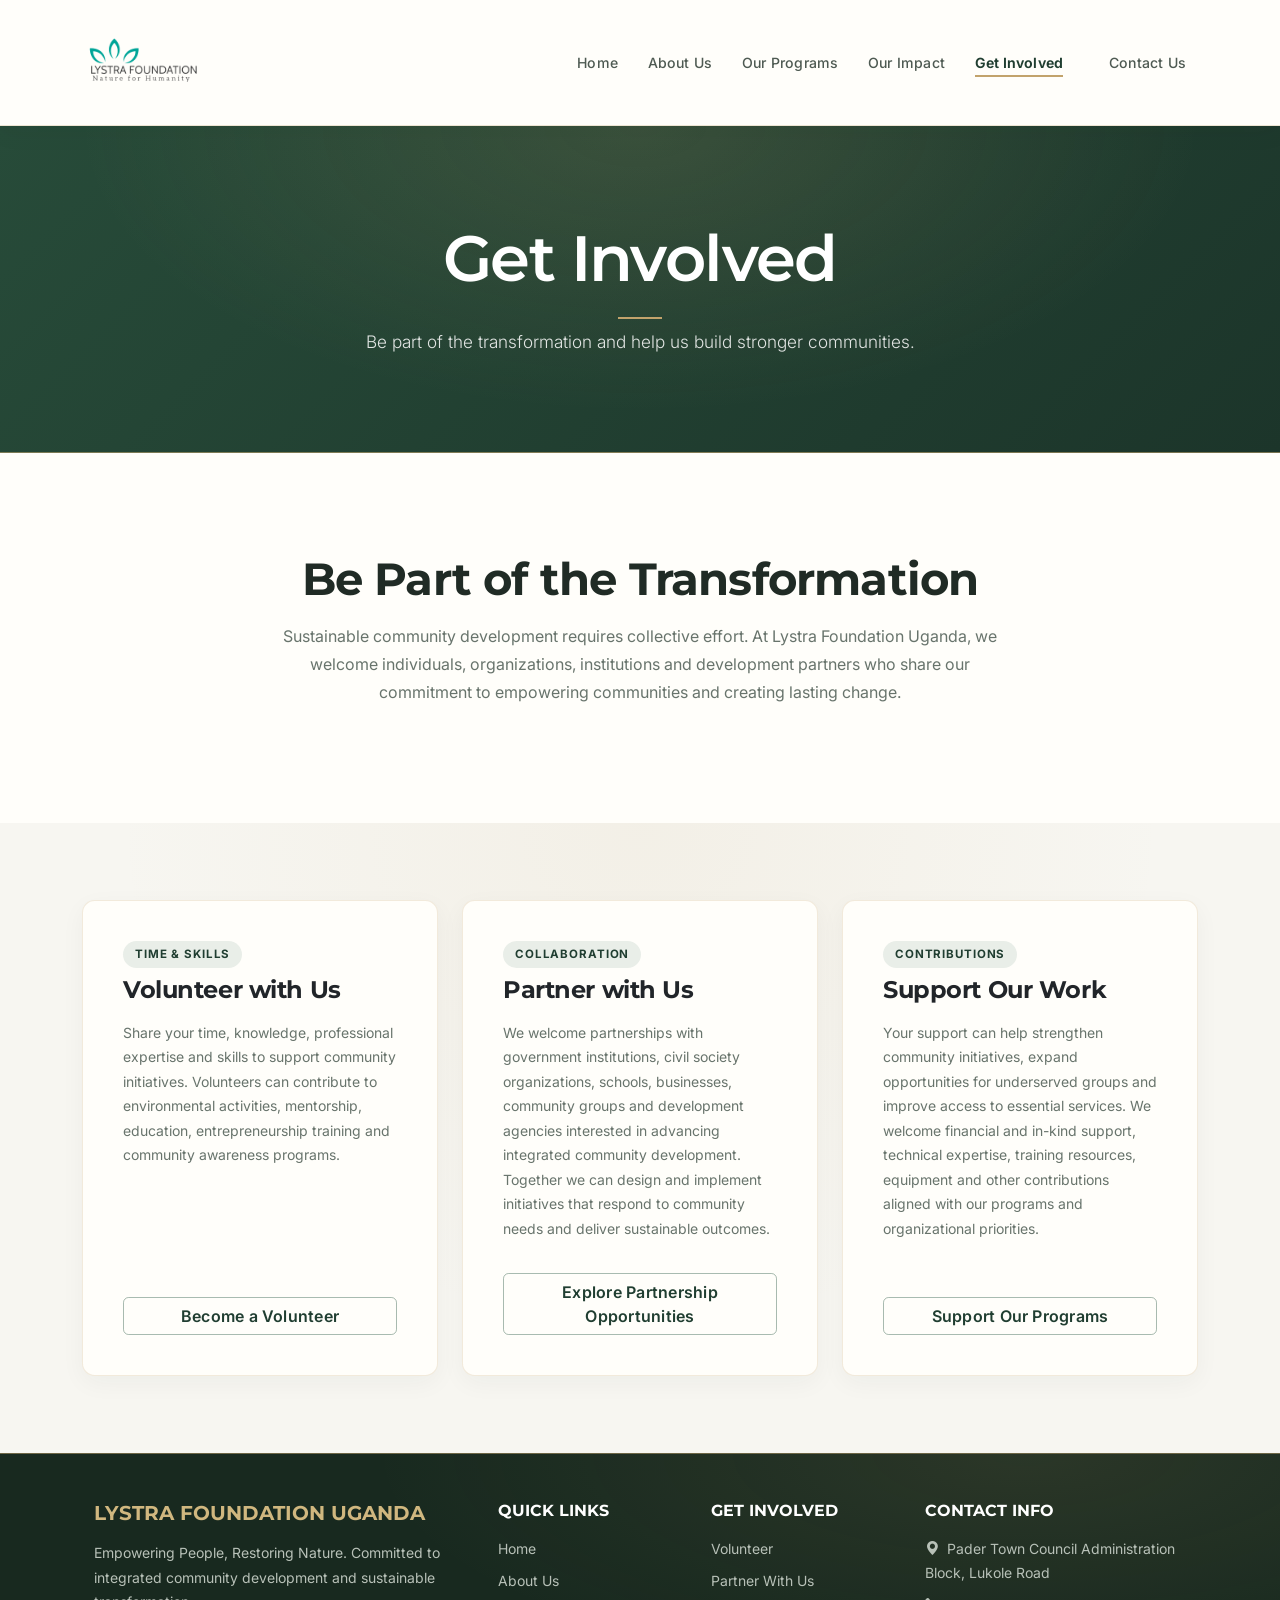
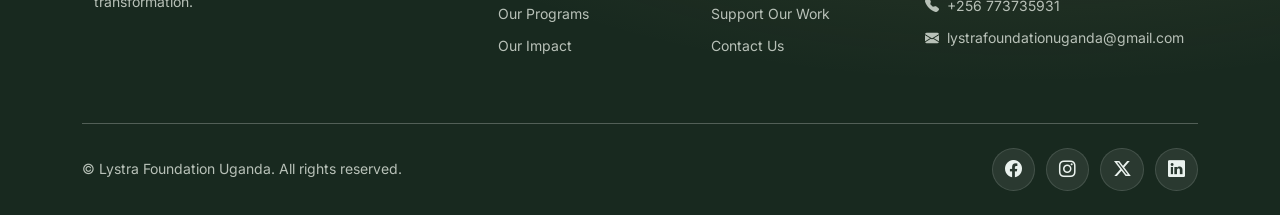
<file: get-involved.html>
<!DOCTYPE html>
<html lang="en">
<head>
    <meta charset="UTF-8">
    <meta name="viewport" content="width=device-width, initial-scale=1.0">
    <title>Get Involved | Lystra Foundation Uganda</title>
    <link rel="preconnect" href="https://fonts.googleapis.com">
    <link rel="preconnect" href="https://fonts.gstatic.com" crossorigin>
    <link href="https://fonts.googleapis.com/css2?family=Inter:wght@400;500;600;700&family=Montserrat:wght@300;400;500;600;700&display=swap" rel="stylesheet">
    <link href="https://cdn.jsdelivr.net/npm/bootstrap@5.3.2/dist/css/bootstrap.min.css" rel="stylesheet">
    <link href="https://cdn.jsdelivr.net/npm/bootstrap-icons@1.11.3/font/bootstrap-icons.min.css" rel="stylesheet">
    <link rel="stylesheet" href="assets/css/style.css?v=luxury-3">
</head>
<body>
    <nav class="navbar navbar-expand-lg navbar-light bg-white sticky-top shadow-sm" aria-label="Main navigation">
        <div class="container align-items-center">
            <a class="navbar-brand" href="index.html" aria-label="Lystra Foundation home">
                <img src="assets/images/lystra-logo.png" alt="Lystra Foundation — Nature for Humanity">
            </a>
            <button class="navbar-toggler" type="button" data-bs-toggle="collapse" data-bs-target="#navbarNav" aria-controls="navbarNav" aria-expanded="false" aria-label="Toggle navigation">
                <span class="navbar-toggler-icon"></span>
            </button>
            <div class="collapse navbar-collapse" id="navbarNav">
                <ul class="navbar-nav ms-lg-auto align-items-lg-center">
                    <li class="nav-item"><a class="nav-link" href="index.html">Home</a></li>
                    <li class="nav-item"><a class="nav-link" href="about.html">About Us</a></li>
                    <li class="nav-item"><a class="nav-link" href="programs.html">Our Programs</a></li>
                    <li class="nav-item"><a class="nav-link" href="impact.html">Our Impact</a></li>
                    <li class="nav-item"><a class="nav-link active" href="get-involved.html" aria-current="page">Get Involved</a></li>
                    <li class="nav-item ms-lg-3"><a class="nav-link" href="contact.html">Contact Us</a></li>
                </ul>
            </div>
        </div>
    </nav>
<!-- Page Header -->
<header class="bg-success text-white py-5 text-center">
    <div class="container py-4">
        <h1 class="display-5 fw-bold">Get Involved</h1>
        <p class="lead mb-0">Be part of the transformation and help us build stronger communities.</p>
    </div>
</header>

<!-- Intro Section -->
<section class="py-5">
    <div class="container py-4">
        <div class="row justify-content-center text-center">
            <div class="col-lg-8">
                <h2 class="fw-bold mb-3">Be Part of the Transformation</h2>
                <p class="text-muted">Sustainable community development requires collective effort. At Lystra Foundation Uganda, we welcome individuals, organizations, institutions and development partners who share our commitment to empowering communities and creating lasting change.</p>
            </div>
        </div>
    </div>
</section>

<!-- Engagement Options Section -->
<section class="py-5 bg-light">
    <div class="container">
        <div class="row g-4">
            
            <!-- Volunteer with Us -->
            <div class="col-lg-4">
                <div class="card h-100 border-0 shadow-sm p-3">
                    <div class="card-body d-flex flex-column">
                        <span class="badge bg-success mb-2 align-self-start">Time & Skills</span>
                        <h3 class="h4 fw-bold text-dark mb-3">Volunteer with Us</h3>
                        <p class="text-muted small flex-grow-1">Share your time, knowledge, professional expertise and skills to support community initiatives. Volunteers can contribute to environmental activities, mentorship, education, entrepreneurship training and community awareness programs.</p>
                        <a href="contact.html" class="btn btn-outline-success mt-3">Become a Volunteer</a>
                    </div>
                </div>
            </div>

            <!-- Partner with Us -->
            <div class="col-lg-4">
                <div class="card h-100 border-0 shadow-sm p-3">
                    <div class="card-body d-flex flex-column">
                        <span class="badge bg-success mb-2 align-self-start">Collaboration</span>
                        <h3 class="h4 fw-bold text-dark mb-3">Partner with Us</h3>
                        <p class="text-muted small flex-grow-1">We welcome partnerships with government institutions, civil society organizations, schools, businesses, community groups and development agencies interested in advancing integrated community development. Together we can design and implement initiatives that respond to community needs and deliver sustainable outcomes.</p>
                        <a href="contact.html" class="btn btn-outline-success mt-3">Explore Partnership Opportunities</a>
                    </div>
                </div>
            </div>

            <!-- Support Our Work -->
            <div class="col-lg-4">
                <div class="card h-100 border-0 shadow-sm p-3">
                    <div class="card-body d-flex flex-column">
                        <span class="badge bg-success mb-2 align-self-start">Contributions</span>
                        <h3 class="h4 fw-bold text-dark mb-3">Support Our Work</h3>
                        <p class="text-muted small flex-grow-1">Your support can help strengthen community initiatives, expand opportunities for underserved groups and improve access to essential services. We welcome financial and in-kind support, technical expertise, training resources, equipment and other contributions aligned with our programs and organizational priorities.</p>
                        <a href="contact.html" class="btn btn-outline-success mt-3">Support Our Programs</a>
                    </div>
                </div>
            </div>

        </div>
    </div>
</section>

<!-- Footer -->
    <footer class="bg-dark text-white pt-5 pb-4">
        <div class="container text-center text-md-start">
            <div class="row g-4">
                <div class="col-md-4 col-lg-4 col-xl-4 mx-auto mb-4">
                    <h5 class="text-uppercase fw-bold text-success mb-3">Lystra Foundation Uganda</h5>
                    <p class="small text-muted">Empowering People, Restoring Nature. Committed to integrated community development and sustainable transformation.</p>
                </div>
                <div class="col-md-2 col-lg-2 col-xl-2 mx-auto mb-4">
                    <h6 class="text-uppercase fw-bold mb-3">Quick Links</h6>
                    <ul class="list-unstyled small">
                        <li class="mb-2"><a href="index.html" class="text-decoration-none text-muted">Home</a></li>
                        <li class="mb-2"><a href="about.html" class="text-decoration-none text-muted">About Us</a></li>
                        <li class="mb-2"><a href="programs.html" class="text-decoration-none text-muted">Our Programs</a></li>
                        <li class="mb-2"><a href="impact.html" class="text-decoration-none text-muted">Our Impact</a></li>
                    </ul>
                </div>
                <div class="col-md-3 col-lg-2 col-xl-2 mx-auto mb-4">
                    <h6 class="text-uppercase fw-bold mb-3">Get Involved</h6>
                    <ul class="list-unstyled small">
                        <li class="mb-2"><a href="get-involved.html" class="text-decoration-none text-muted">Volunteer</a></li>
                        <li class="mb-2"><a href="get-involved.html" class="text-decoration-none text-muted">Partner With Us</a></li>
                        <li class="mb-2"><a href="get-involved.html" class="text-decoration-none text-muted">Support Our Work</a></li>
                        <li class="mb-2"><a href="contact.html" class="text-decoration-none text-muted">Contact Us</a></li>
                    </ul>
                </div>
                <div class="col-md-4 col-lg-3 col-xl-3 mx-auto mb-md-0 mb-4">
                    <h6 class="text-uppercase fw-bold mb-3">Contact Info</h6>
                    <p class="small text-muted mb-2"><i class="bi bi-geo-alt-fill me-2"></i>Pader Town Council Administration Block, Lukole Road</p>
                    <p class="small text-muted mb-2"><i class="bi bi-telephone-fill me-2"></i>+256 773735931</p>
                    <p class="small text-muted mb-0"><i class="bi bi-envelope-fill me-2"></i>lystrafoundationuganda@gmail.com</p>
                </div>
            </div>
            <hr class="my-4 bg-secondary">
            <div class="row align-items-center gy-3">
                <div class="col-md-7 text-center text-md-start">
                    <p class="small text-muted mb-0">&copy; Lystra Foundation Uganda. All rights reserved.</p>
                </div>
                <div class="col-md-5 text-center text-md-end">
                    <div class="social-links" aria-label="Social media links">
                        <a href="#" aria-label="Facebook"><i class="bi bi-facebook"></i></a>
                        <a href="#" aria-label="Instagram"><i class="bi bi-instagram"></i></a>
                        <a href="#" aria-label="X"><i class="bi bi-twitter-x"></i></a>
                        <a href="#" aria-label="LinkedIn"><i class="bi bi-linkedin"></i></a>
                    </div>
                </div>
            </div>
        </div>
    </footer>

    <!-- Bootstrap 5 JS Bundle -->
    <script src="https://cdn.jsdelivr.net/npm/bootstrap@5.3.2/dist/js/bootstrap.bundle.min.js"></script>
    <!-- Custom JS -->
    <script src="assets/js/main.js"></script>
</body>
</html>
</file>
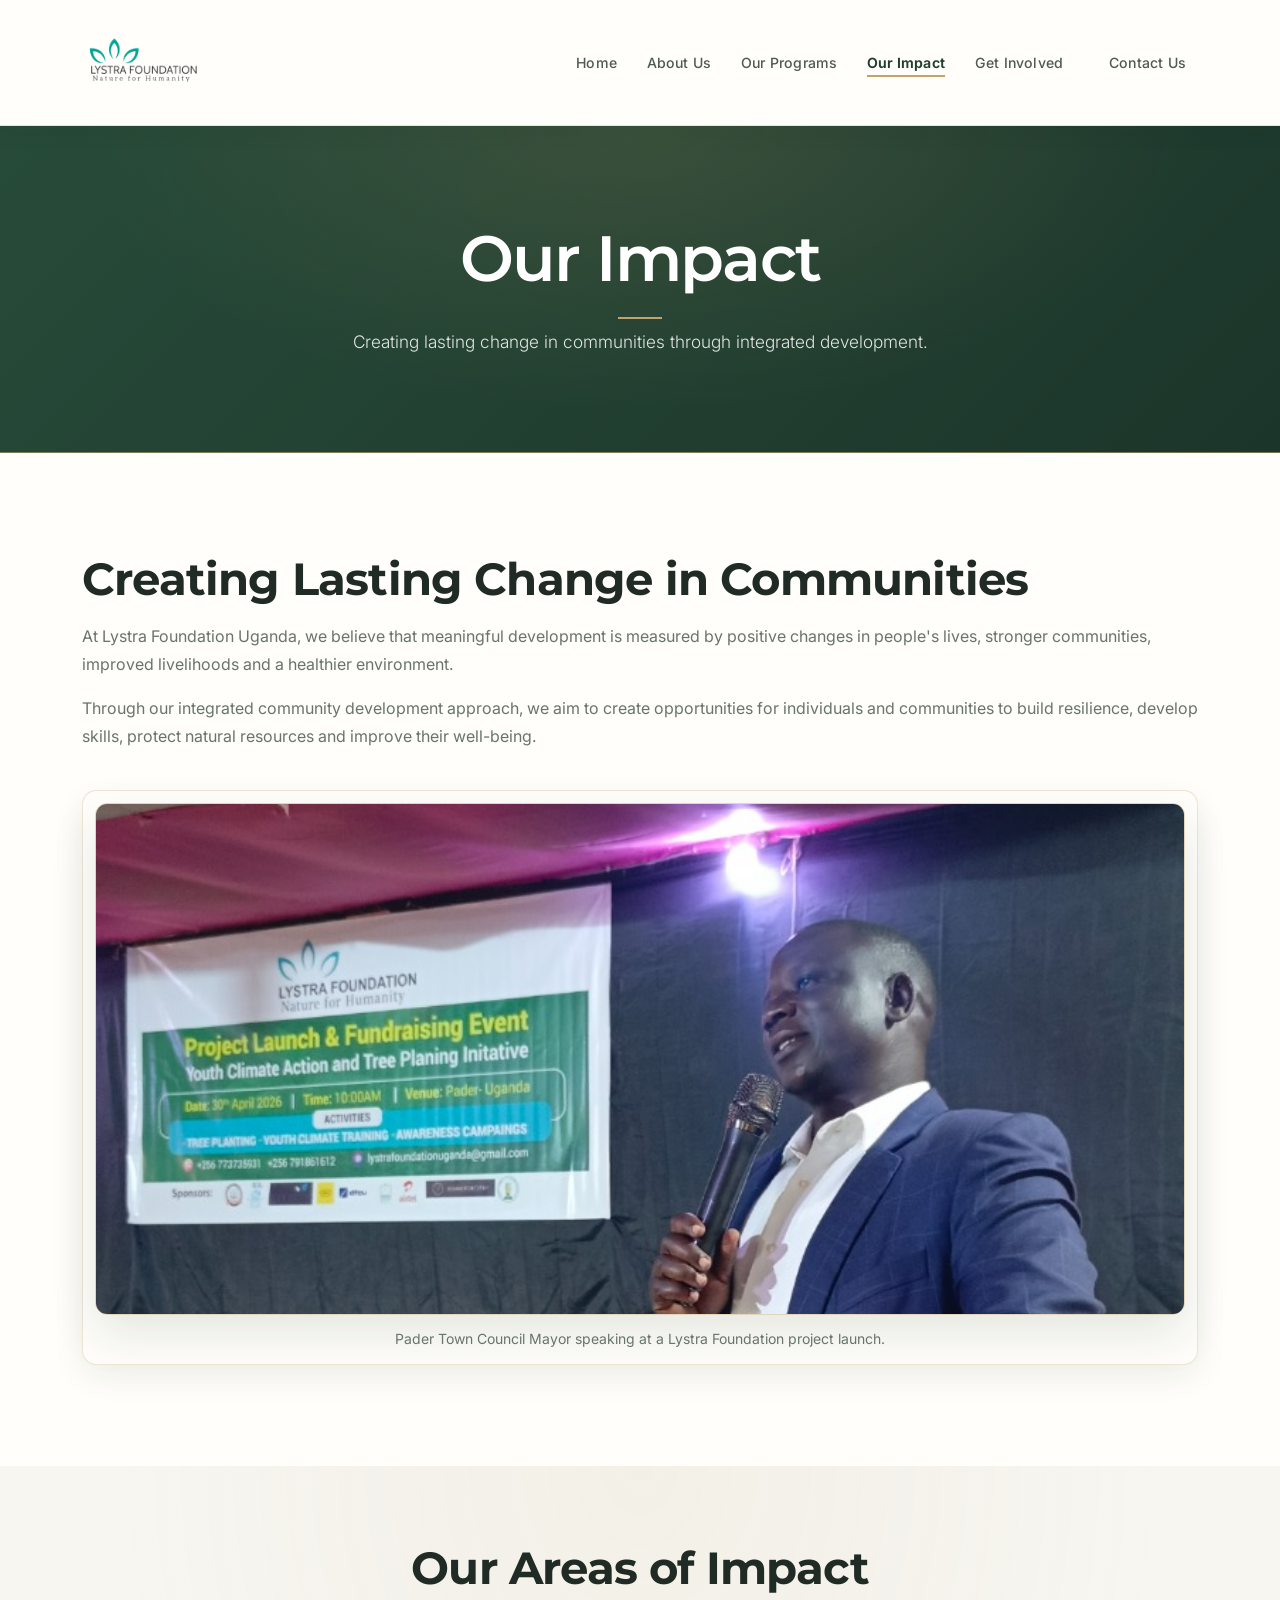
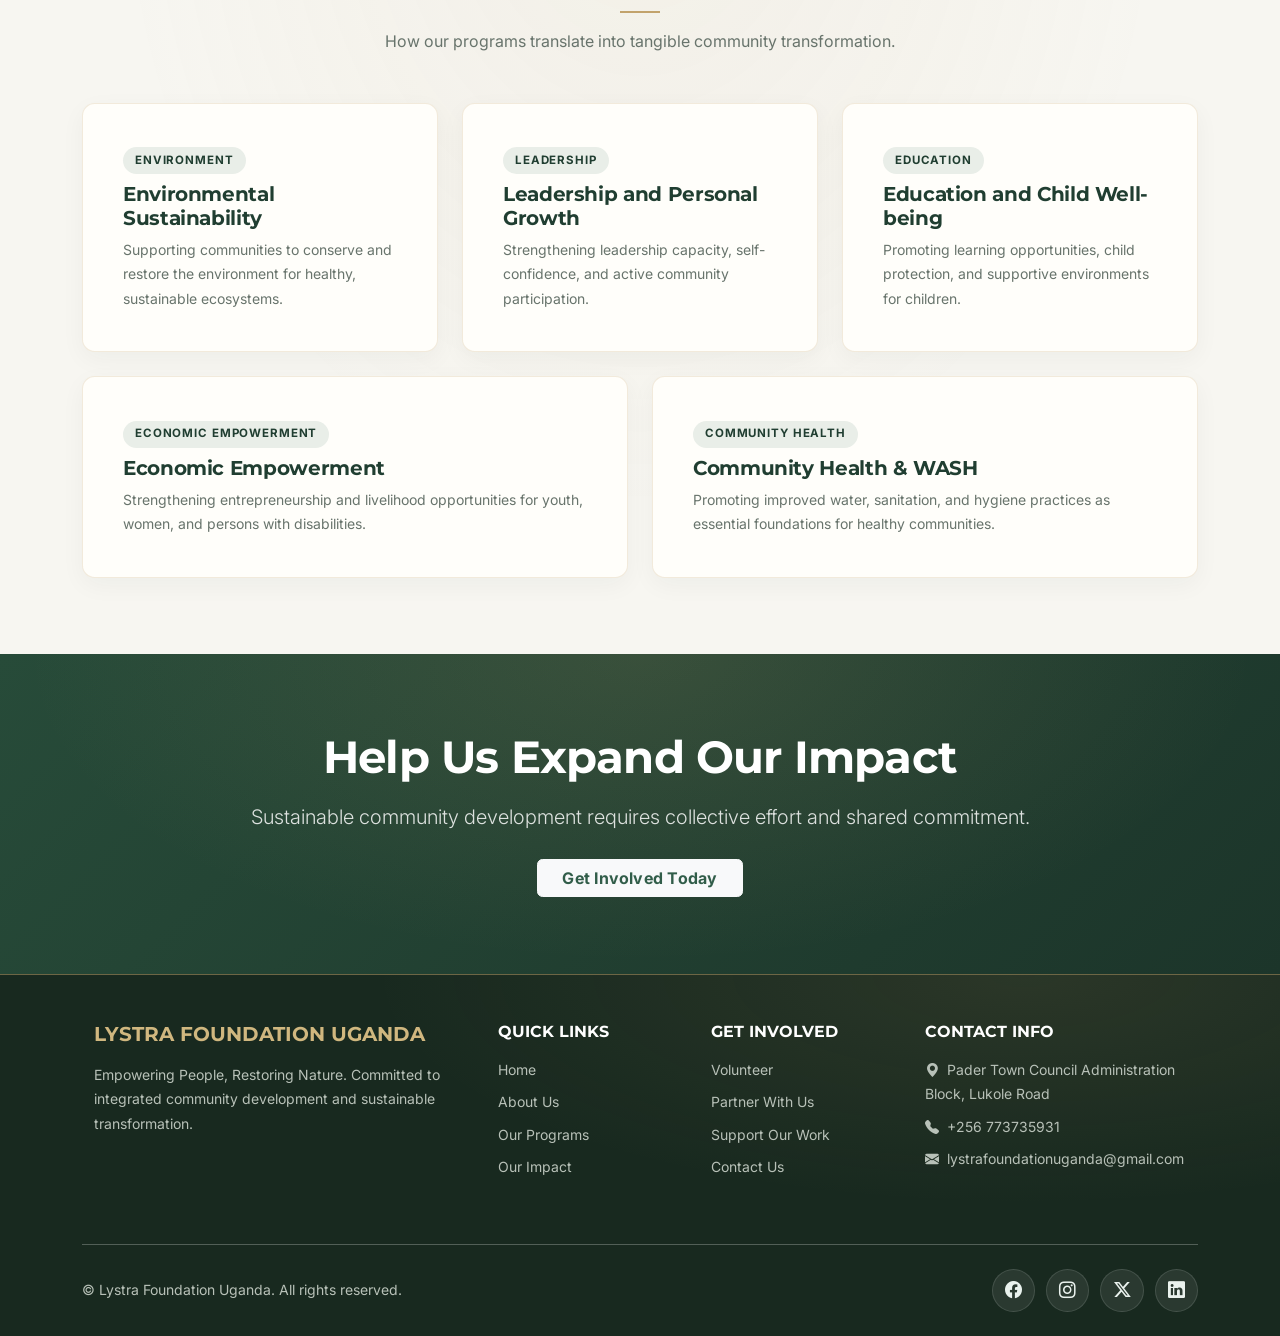
<file: impact.html>
<!DOCTYPE html>
<html lang="en">
<head>
    <meta charset="UTF-8">
    <meta name="viewport" content="width=device-width, initial-scale=1.0">
    <title>Our Impact | Lystra Foundation Uganda</title>
    <link rel="preconnect" href="https://fonts.googleapis.com">
    <link rel="preconnect" href="https://fonts.gstatic.com" crossorigin>
    <link href="https://fonts.googleapis.com/css2?family=Inter:wght@400;500;600;700&family=Montserrat:wght@300;400;500;600;700&display=swap" rel="stylesheet">
    <link href="https://cdn.jsdelivr.net/npm/bootstrap@5.3.2/dist/css/bootstrap.min.css" rel="stylesheet">
    <link href="https://cdn.jsdelivr.net/npm/bootstrap-icons@1.11.3/font/bootstrap-icons.min.css" rel="stylesheet">
    <link rel="stylesheet" href="assets/css/style.css?v=luxury-3">
</head>
<body>
    <nav class="navbar navbar-expand-lg navbar-light bg-white sticky-top shadow-sm" aria-label="Main navigation">
        <div class="container align-items-center">
            <a class="navbar-brand" href="index.html" aria-label="Lystra Foundation home">
                <img src="assets/images/lystra-logo.png" alt="Lystra Foundation — Nature for Humanity">
            </a>
            <button class="navbar-toggler" type="button" data-bs-toggle="collapse" data-bs-target="#navbarNav" aria-controls="navbarNav" aria-expanded="false" aria-label="Toggle navigation">
                <span class="navbar-toggler-icon"></span>
            </button>
            <div class="collapse navbar-collapse" id="navbarNav">
                <ul class="navbar-nav ms-lg-auto align-items-lg-center">
                    <li class="nav-item"><a class="nav-link" href="index.html">Home</a></li>
                    <li class="nav-item"><a class="nav-link" href="about.html">About Us</a></li>
                    <li class="nav-item"><a class="nav-link" href="programs.html">Our Programs</a></li>
                    <li class="nav-item"><a class="nav-link active" href="impact.html" aria-current="page">Our Impact</a></li>
                    <li class="nav-item"><a class="nav-link" href="get-involved.html">Get Involved</a></li>
                    <li class="nav-item ms-lg-3"><a class="nav-link" href="contact.html">Contact Us</a></li>
                </ul>
            </div>
        </div>
    </nav>
<!-- Page Header -->
<header class="bg-success text-white py-5 text-center">
    <div class="container py-4">
        <h1 class="display-5 fw-bold">Our Impact</h1>
        <p class="lead mb-0">Creating lasting change in communities through integrated development.</p>
    </div>
</header>

<!-- Intro Section -->
<section class="py-5">
    <div class="container py-4">
        <div class="row">
            <div class="col-12">
                <h2 class="fw-bold mb-3">Creating Lasting Change in Communities</h2>
                <p class="text-muted">At Lystra Foundation Uganda, we believe that meaningful development is measured by positive changes in people's lives, stronger communities, improved livelihoods and a healthier environment.</p>
                <p class="text-muted">Through our integrated community development approach, we aim to create opportunities for individuals and communities to build resilience, develop skills, protect natural resources and improve their well-being.</p>
            </div>
        </div>
        <figure class="impact-figure mt-4 mb-0">
            <img class="impact-photo" src="assets/images/mayor-pader-town-council.jpg" alt="Pader Town Council Mayor speaks at a Lystra Foundation project launch" loading="lazy" decoding="async">
            <figcaption class="small text-muted mt-2">Pader Town Council Mayor speaking at a Lystra Foundation project launch.</figcaption>
        </figure>
    </div>
</section>

<!-- Areas of Impact Grid -->
<section class="py-5 bg-light">
    <div class="container">
        <div class="text-center mb-5">
            <h2 class="fw-bold">Our Areas of Impact</h2>
            <p class="text-muted">How our programs translate into tangible community transformation.</p>
        </div>
        <div class="row g-4">
            <div class="col-md-4">
                <div class="card h-100 border-0 shadow-sm p-3">
                    <div class="card-body">
                        <span class="badge bg-success mb-2">Environment</span>
                        <h4 class="h5 fw-bold text-dark">Environmental Sustainability</h4>
                        <p class="text-muted small mb-0">Supporting communities to conserve and restore the environment for healthy, sustainable ecosystems.</p>
                    </div>
                </div>
            </div>
            <div class="col-md-4">
                <div class="card h-100 border-0 shadow-sm p-3">
                    <div class="card-body">
                        <span class="badge bg-success mb-2">Leadership</span>
                        <h4 class="h5 fw-bold text-dark">Leadership and Personal Growth</h4>
                        <p class="text-muted small mb-0">Strengthening leadership capacity, self-confidence, and active community participation.</p>
                    </div>
                </div>
            </div>
            <div class="col-md-4">
                <div class="card h-100 border-0 shadow-sm p-3">
                    <div class="card-body">
                        <span class="badge bg-success mb-2">Education</span>
                        <h4 class="h5 fw-bold text-dark">Education and Child Well-being</h4>
                        <p class="text-muted small mb-0">Promoting learning opportunities, child protection, and supportive environments for children.</p>
                    </div>
                </div>
            </div>
            <div class="col-md-6">
                <div class="card h-100 border-0 shadow-sm p-3">
                    <div class="card-body">
                        <span class="badge bg-success mb-2">Economic Empowerment</span>
                        <h4 class="h5 fw-bold text-dark">Economic Empowerment</h4>
                        <p class="text-muted small mb-0">Strengthening entrepreneurship and livelihood opportunities for youth, women, and persons with disabilities.</p>
                    </div>
                </div>
            </div>
            <div class="col-md-6">
                <div class="card h-100 border-0 shadow-sm p-3">
                    <div class="card-body">
                        <span class="badge bg-success mb-2">Community Health</span>
                        <h4 class="h5 fw-bold text-dark">Community Health & WASH</h4>
                        <p class="text-muted small mb-0">Promoting improved water, sanitation, and hygiene practices as essential foundations for healthy communities.</p>
                    </div>
                </div>
            </div>
        </div>
    </div>
</section>

<!-- Call to Action Banner -->
<section class="py-5 bg-success text-white text-center">
    <div class="container">
        <h2 class="fw-bold mb-3">Help Us Expand Our Impact</h2>
        <p class="lead mb-4">Sustainable community development requires collective effort and shared commitment.</p>
        <a href="get-involved.html" class="btn btn-light text-success fw-bold px-4">Get Involved Today</a>
    </div>
</section>

<!-- Footer -->
    <footer class="bg-dark text-white pt-5 pb-4">
        <div class="container text-center text-md-start">
            <div class="row g-4">
                <div class="col-md-4 col-lg-4 col-xl-4 mx-auto mb-4">
                    <h5 class="text-uppercase fw-bold text-success mb-3">Lystra Foundation Uganda</h5>
                    <p class="small text-muted">Empowering People, Restoring Nature. Committed to integrated community development and sustainable transformation.</p>
                </div>
                <div class="col-md-2 col-lg-2 col-xl-2 mx-auto mb-4">
                    <h6 class="text-uppercase fw-bold mb-3">Quick Links</h6>
                    <ul class="list-unstyled small">
                        <li class="mb-2"><a href="index.html" class="text-decoration-none text-muted">Home</a></li>
                        <li class="mb-2"><a href="about.html" class="text-decoration-none text-muted">About Us</a></li>
                        <li class="mb-2"><a href="programs.html" class="text-decoration-none text-muted">Our Programs</a></li>
                        <li class="mb-2"><a href="impact.html" class="text-decoration-none text-muted">Our Impact</a></li>
                    </ul>
                </div>
                <div class="col-md-3 col-lg-2 col-xl-2 mx-auto mb-4">
                    <h6 class="text-uppercase fw-bold mb-3">Get Involved</h6>
                    <ul class="list-unstyled small">
                        <li class="mb-2"><a href="get-involved.html" class="text-decoration-none text-muted">Volunteer</a></li>
                        <li class="mb-2"><a href="get-involved.html" class="text-decoration-none text-muted">Partner With Us</a></li>
                        <li class="mb-2"><a href="get-involved.html" class="text-decoration-none text-muted">Support Our Work</a></li>
                        <li class="mb-2"><a href="contact.html" class="text-decoration-none text-muted">Contact Us</a></li>
                    </ul>
                </div>
                <div class="col-md-4 col-lg-3 col-xl-3 mx-auto mb-md-0 mb-4">
                    <h6 class="text-uppercase fw-bold mb-3">Contact Info</h6>
                    <p class="small text-muted mb-2"><i class="bi bi-geo-alt-fill me-2"></i>Pader Town Council Administration Block, Lukole Road</p>
                    <p class="small text-muted mb-2"><i class="bi bi-telephone-fill me-2"></i>+256 773735931</p>
                    <p class="small text-muted mb-0"><i class="bi bi-envelope-fill me-2"></i>lystrafoundationuganda@gmail.com</p>
                </div>
            </div>
            <hr class="my-4 bg-secondary">
            <div class="row align-items-center gy-3">
                <div class="col-md-7 text-center text-md-start">
                    <p class="small text-muted mb-0">&copy; Lystra Foundation Uganda. All rights reserved.</p>
                </div>
                <div class="col-md-5 text-center text-md-end">
                    <div class="social-links" aria-label="Social media links">
                        <a href="#" aria-label="Facebook"><i class="bi bi-facebook"></i></a>
                        <a href="#" aria-label="Instagram"><i class="bi bi-instagram"></i></a>
                        <a href="#" aria-label="X"><i class="bi bi-twitter-x"></i></a>
                        <a href="#" aria-label="LinkedIn"><i class="bi bi-linkedin"></i></a>
                    </div>
                </div>
            </div>
        </div>
    </footer>

    <!-- Bootstrap 5 JS Bundle -->
    <script src="https://cdn.jsdelivr.net/npm/bootstrap@5.3.2/dist/js/bootstrap.bundle.min.js"></script>
    <!-- Custom JS -->
    <script src="assets/js/main.js"></script>
</body>
</html>
</file>
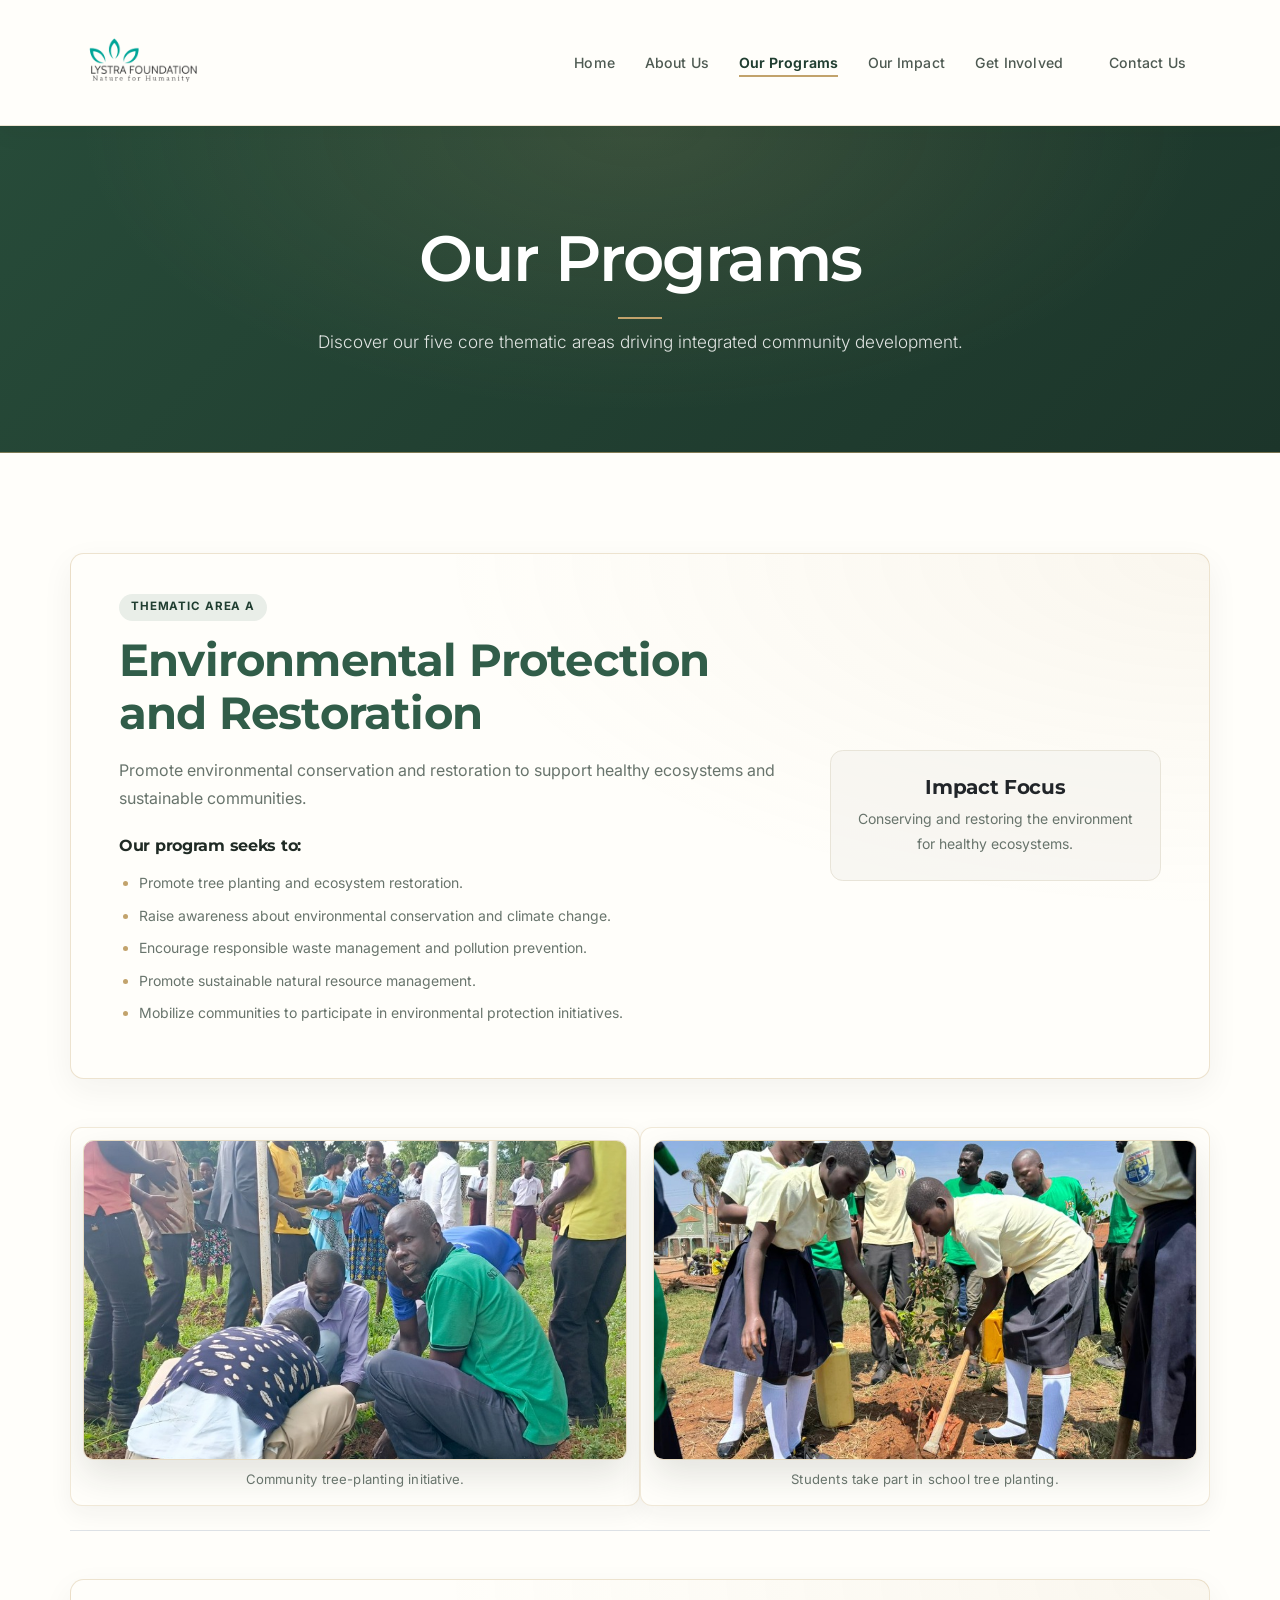
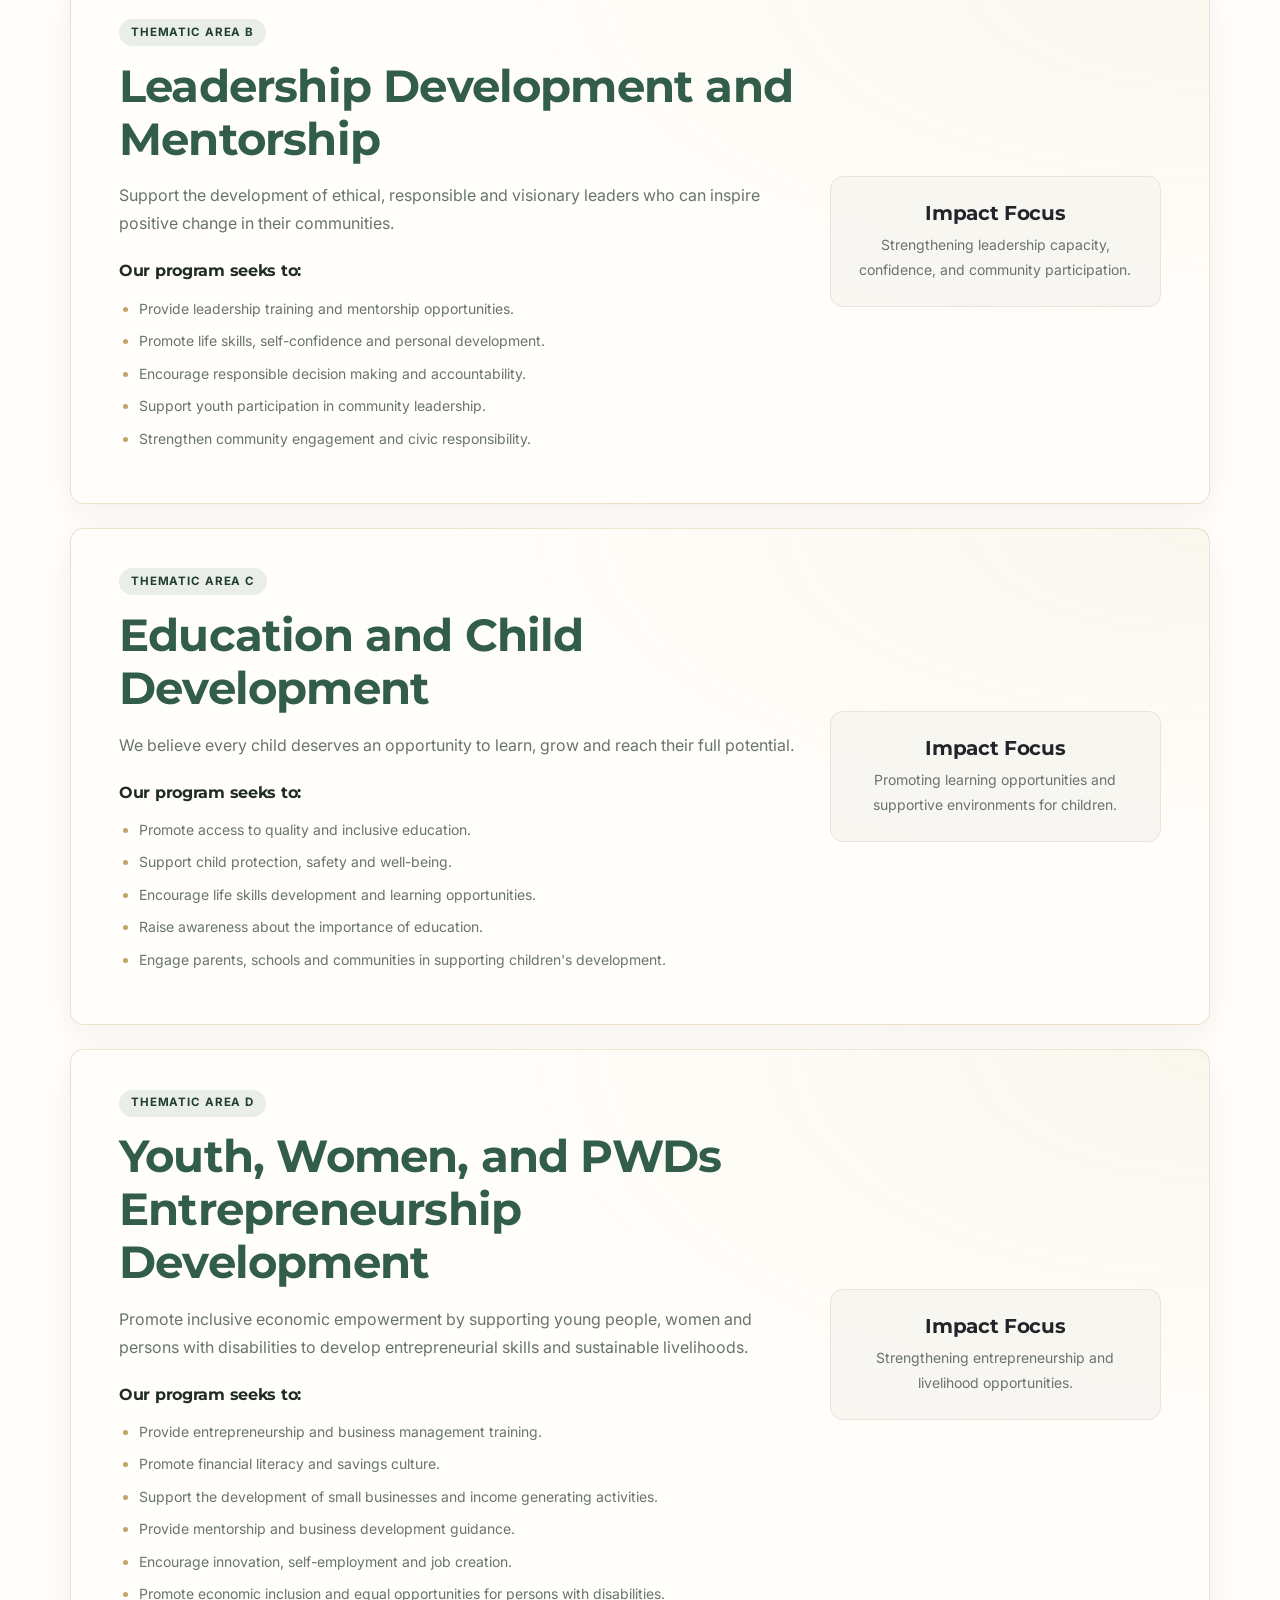
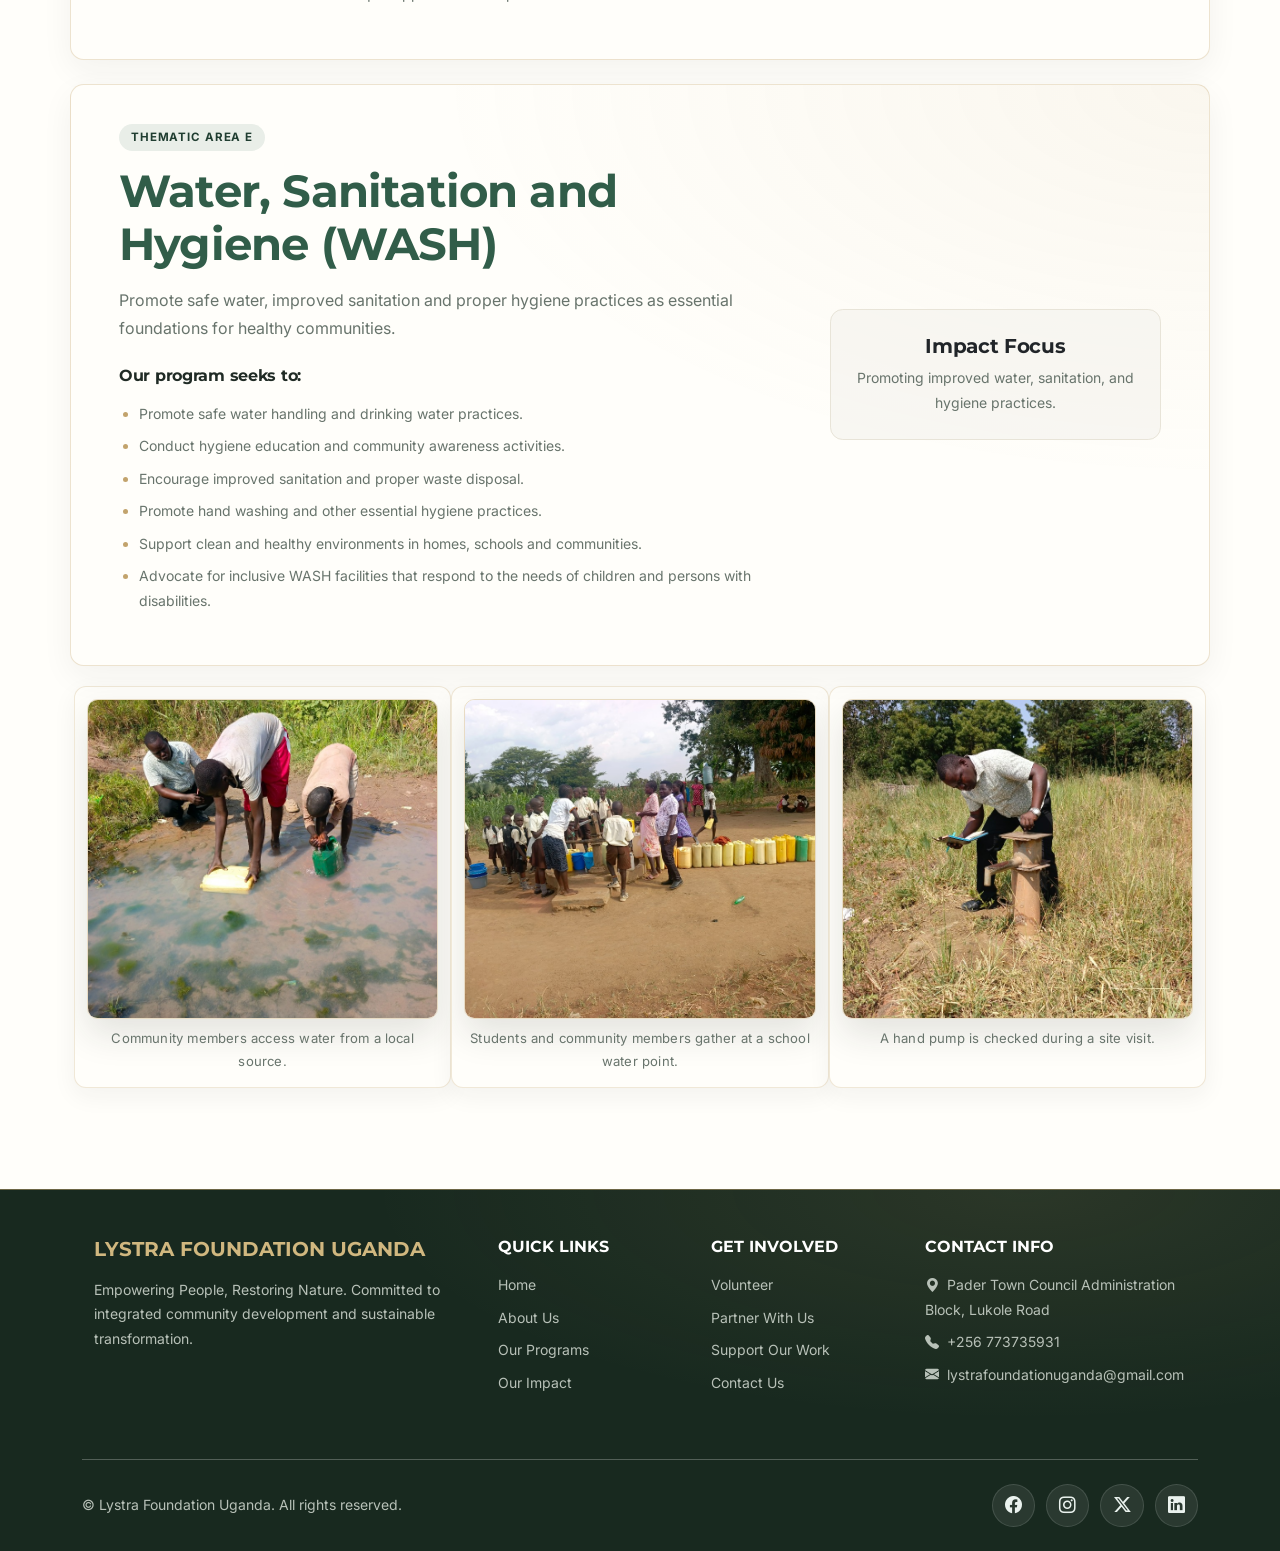
<file: programs.html>
<!DOCTYPE html>
<html lang="en">
<head>
    <meta charset="UTF-8">
    <meta name="viewport" content="width=device-width, initial-scale=1.0">
    <title>Our Programs | Lystra Foundation Uganda</title>
    <link rel="preconnect" href="https://fonts.googleapis.com">
    <link rel="preconnect" href="https://fonts.gstatic.com" crossorigin>
    <link href="https://fonts.googleapis.com/css2?family=Inter:wght@400;500;600;700&family=Montserrat:wght@300;400;500;600;700&display=swap" rel="stylesheet">
    <link href="https://cdn.jsdelivr.net/npm/bootstrap@5.3.2/dist/css/bootstrap.min.css" rel="stylesheet">
    <link href="https://cdn.jsdelivr.net/npm/bootstrap-icons@1.11.3/font/bootstrap-icons.min.css" rel="stylesheet">
    <link rel="stylesheet" href="assets/css/style.css?v=luxury-3">
</head>
<body>
    <nav class="navbar navbar-expand-lg navbar-light bg-white sticky-top shadow-sm" aria-label="Main navigation">
        <div class="container align-items-center">
            <a class="navbar-brand" href="index.html" aria-label="Lystra Foundation home">
                <img src="assets/images/lystra-logo.png" alt="Lystra Foundation — Nature for Humanity">
            </a>
            <button class="navbar-toggler" type="button" data-bs-toggle="collapse" data-bs-target="#navbarNav" aria-controls="navbarNav" aria-expanded="false" aria-label="Toggle navigation">
                <span class="navbar-toggler-icon"></span>
            </button>
            <div class="collapse navbar-collapse" id="navbarNav">
                <ul class="navbar-nav ms-lg-auto align-items-lg-center">
                    <li class="nav-item"><a class="nav-link" href="index.html">Home</a></li>
                    <li class="nav-item"><a class="nav-link" href="about.html">About Us</a></li>
                    <li class="nav-item"><a class="nav-link active" href="programs.html" aria-current="page">Our Programs</a></li>
                    <li class="nav-item"><a class="nav-link" href="impact.html">Our Impact</a></li>
                    <li class="nav-item"><a class="nav-link" href="get-involved.html">Get Involved</a></li>
                    <li class="nav-item ms-lg-3"><a class="nav-link" href="contact.html">Contact Us</a></li>
                </ul>
            </div>
        </div>
    </nav>
<!-- Page Header -->
<header class="bg-success text-white py-5 text-center">
    <div class="container py-4">
        <h1 class="display-5 fw-bold">Our Programs</h1>
        <p class="lead mb-0">Discover our five core thematic areas driving integrated community development.</p>
    </div>
</header>

<!-- Programs Content Section -->
<section class="py-5">
    <div class="container py-4">
        
        <!-- Program A -->
        <div class="row align-items-center program-area mb-4">
            <div class="col-lg-8">
                <span class="badge bg-success mb-2">Thematic Area A</span>
                <h2 class="fw-bold text-success mb-3">Environmental Protection and Restoration</h2>
                <p class="text-muted">Promote environmental conservation and restoration to support healthy ecosystems and sustainable communities.</p>
                <h5 class="h6 fw-bold mt-4 mb-3">Our program seeks to:</h5>
                <ul class="text-muted small">
                    <li class="mb-2">Promote tree planting and ecosystem restoration.</li>
                    <li class="mb-2">Raise awareness about environmental conservation and climate change.</li>
                    <li class="mb-2">Encourage responsible waste management and pollution prevention.</li>
                    <li class="mb-2">Promote sustainable natural resource management.</li>
                    <li class="mb-0">Mobilize communities to participate in environmental protection initiatives.</li>
                </ul>
            </div>
            <div class="col-lg-4 mt-4 mt-lg-0">
                <div class="p-4 bg-light rounded-3 text-center border">
                    <h3 class="h5 fw-bold text-dark mb-2">Impact Focus</h3>
                    <p class="small text-muted mb-0">Conserving and restoring the environment for healthy ecosystems.</p>
                </div>
            </div>
        </div>
        <div class="row g-4 project-gallery mb-5 pb-4 border-bottom">
            <figure class="col-md-6 mb-0">
                <img class="story-photo" src="assets/images/tree-planting-initiative.jpg" alt="Community members plant a young tree as part of a local restoration initiative" loading="lazy" decoding="async">
                <figcaption class="small text-muted mt-2">Community tree-planting initiative.</figcaption>
            </figure>
            <figure class="col-md-6 mb-0">
                <img class="story-photo" src="assets/images/school-tree-planting.jpg" alt="Schoolchildren plant a young tree with support from community members" loading="lazy" decoding="async">
                <figcaption class="small text-muted mt-2">Students take part in school tree planting.</figcaption>
            </figure>
        </div>

        <!-- Program B -->
        <div class="row align-items-center program-area mb-4">
            <div class="col-lg-8">
                <span class="badge bg-success mb-2">Thematic Area B</span>
                <h2 class="fw-bold text-success mb-3">Leadership Development and Mentorship</h2>
                <p class="text-muted">Support the development of ethical, responsible and visionary leaders who can inspire positive change in their communities.</p>
                <h5 class="h6 fw-bold mt-4 mb-3">Our program seeks to:</h5>
                <ul class="text-muted small">
                    <li class="mb-2">Provide leadership training and mentorship opportunities.</li>
                    <li class="mb-2">Promote life skills, self-confidence and personal development.</li>
                    <li class="mb-2">Encourage responsible decision making and accountability.</li>
                    <li class="mb-2">Support youth participation in community leadership.</li>
                    <li class="mb-0">Strengthen community engagement and civic responsibility.</li>
                </ul>
            </div>
            <div class="col-lg-4 mt-4 mt-lg-0">
                <div class="p-4 bg-light rounded-3 text-center border">
                    <h3 class="h5 fw-bold text-dark mb-2">Impact Focus</h3>
                    <p class="small text-muted mb-0">Strengthening leadership capacity, confidence, and community participation.</p>
                </div>
            </div>
        </div>

        <!-- Program C -->
        <div class="row align-items-center program-area mb-4">
            <div class="col-lg-8">
                <span class="badge bg-success mb-2">Thematic Area C</span>
                <h2 class="fw-bold text-success mb-3">Education and Child Development</h2>
                <p class="text-muted">We believe every child deserves an opportunity to learn, grow and reach their full potential.</p>
                <h5 class="h6 fw-bold mt-4 mb-3">Our program seeks to:</h5>
                <ul class="text-muted small">
                    <li class="mb-2">Promote access to quality and inclusive education.</li>
                    <li class="mb-2">Support child protection, safety and well-being.</li>
                    <li class="mb-2">Encourage life skills development and learning opportunities.</li>
                    <li class="mb-2">Raise awareness about the importance of education.</li>
                    <li class="mb-0">Engage parents, schools and communities in supporting children's development.</li>
                </ul>
            </div>
            <div class="col-lg-4 mt-4 mt-lg-0">
                <div class="p-4 bg-light rounded-3 text-center border">
                    <h3 class="h5 fw-bold text-dark mb-2">Impact Focus</h3>
                    <p class="small text-muted mb-0">Promoting learning opportunities and supportive environments for children.</p>
                </div>
            </div>
        </div>

        <!-- Program D -->
        <div class="row align-items-center program-area mb-4">
            <div class="col-lg-8">
                <span class="badge bg-success mb-2">Thematic Area D</span>
                <h2 class="fw-bold text-success mb-3">Youth, Women, and PWDs Entrepreneurship Development</h2>
                <p class="text-muted">Promote inclusive economic empowerment by supporting young people, women and persons with disabilities to develop entrepreneurial skills and sustainable livelihoods.</p>
                <h5 class="h6 fw-bold mt-4 mb-3">Our program seeks to:</h5>
                <ul class="text-muted small">
                    <li class="mb-2">Provide entrepreneurship and business management training.</li>
                    <li class="mb-2">Promote financial literacy and savings culture.</li>
                    <li class="mb-2">Support the development of small businesses and income generating activities.</li>
                    <li class="mb-2">Provide mentorship and business development guidance.</li>
                    <li class="mb-2">Encourage innovation, self-employment and job creation.</li>
                    <li class="mb-0">Promote economic inclusion and equal opportunities for persons with disabilities.</li>
                </ul>
            </div>
            <div class="col-lg-4 mt-4 mt-lg-0">
                <div class="p-4 bg-light rounded-3 text-center border">
                    <h3 class="h5 fw-bold text-dark mb-2">Impact Focus</h3>
                    <p class="small text-muted mb-0">Strengthening entrepreneurship and livelihood opportunities.</p>
                </div>
            </div>
        </div>

        <!-- Program E -->
        <div class="row align-items-center program-area">
            <div class="col-lg-8">
                <span class="badge bg-success mb-2">Thematic Area E</span>
                <h2 class="fw-bold text-success mb-3">Water, Sanitation and Hygiene (WASH)</h2>
                <p class="text-muted">Promote safe water, improved sanitation and proper hygiene practices as essential foundations for healthy communities.</p>
                <h5 class="h6 fw-bold mt-4 mb-3">Our program seeks to:</h5>
                <ul class="text-muted small">
                    <li class="mb-2">Promote safe water handling and drinking water practices.</li>
                    <li class="mb-2">Conduct hygiene education and community awareness activities.</li>
                    <li class="mb-2">Encourage improved sanitation and proper waste disposal.</li>
                    <li class="mb-2">Promote hand washing and other essential hygiene practices.</li>
                    <li class="mb-2">Support clean and healthy environments in homes, schools and communities.</li>
                    <li class="mb-0">Advocate for inclusive WASH facilities that respond to the needs of children and persons with disabilities.</li>
                </ul>
            </div>
            <div class="col-lg-4 mt-4 mt-lg-0">
                <div class="p-4 bg-light rounded-3 text-center border">
                    <h3 class="h5 fw-bold text-dark mb-2">Impact Focus</h3>
                    <p class="small text-muted mb-0">Promoting improved water, sanitation, and hygiene practices.</p>
                </div>
            </div>
        </div>
        <div class="row g-3 project-gallery">
            <figure class="col-md-4 mb-0">
                <img class="story-photo" src="assets/images/water-collection-local-source.jpg" alt="Community members collect water from a local source" loading="lazy" decoding="async">
                <figcaption class="small text-muted mt-2">Community members access water from a local source.</figcaption>
            </figure>
            <figure class="col-md-4 mb-0">
                <img class="story-photo" src="assets/images/school-water-point.jpg" alt="Students and community members gather at a school water point" loading="lazy" decoding="async">
                <figcaption class="small text-muted mt-2">Students and community members gather at a school water point.</figcaption>
            </figure>
            <figure class="col-md-4 mb-0">
                <img class="story-photo" src="assets/images/water-point-assessment.jpg" alt="A field worker checks a hand pump during a site visit" loading="lazy" decoding="async">
                <figcaption class="small text-muted mt-2">A hand pump is checked during a site visit.</figcaption>
            </figure>
        </div>

    </div>
</section>

<!-- Footer -->
    <footer class="bg-dark text-white pt-5 pb-4">
        <div class="container text-center text-md-start">
            <div class="row g-4">
                <div class="col-md-4 col-lg-4 col-xl-4 mx-auto mb-4">
                    <h5 class="text-uppercase fw-bold text-success mb-3">Lystra Foundation Uganda</h5>
                    <p class="small text-muted">Empowering People, Restoring Nature. Committed to integrated community development and sustainable transformation.</p>
                </div>
                <div class="col-md-2 col-lg-2 col-xl-2 mx-auto mb-4">
                    <h6 class="text-uppercase fw-bold mb-3">Quick Links</h6>
                    <ul class="list-unstyled small">
                        <li class="mb-2"><a href="index.html" class="text-decoration-none text-muted">Home</a></li>
                        <li class="mb-2"><a href="about.html" class="text-decoration-none text-muted">About Us</a></li>
                        <li class="mb-2"><a href="programs.html" class="text-decoration-none text-muted">Our Programs</a></li>
                        <li class="mb-2"><a href="impact.html" class="text-decoration-none text-muted">Our Impact</a></li>
                    </ul>
                </div>
                <div class="col-md-3 col-lg-2 col-xl-2 mx-auto mb-4">
                    <h6 class="text-uppercase fw-bold mb-3">Get Involved</h6>
                    <ul class="list-unstyled small">
                        <li class="mb-2"><a href="get-involved.html" class="text-decoration-none text-muted">Volunteer</a></li>
                        <li class="mb-2"><a href="get-involved.html" class="text-decoration-none text-muted">Partner With Us</a></li>
                        <li class="mb-2"><a href="get-involved.html" class="text-decoration-none text-muted">Support Our Work</a></li>
                        <li class="mb-2"><a href="contact.html" class="text-decoration-none text-muted">Contact Us</a></li>
                    </ul>
                </div>
                <div class="col-md-4 col-lg-3 col-xl-3 mx-auto mb-md-0 mb-4">
                    <h6 class="text-uppercase fw-bold mb-3">Contact Info</h6>
                    <p class="small text-muted mb-2"><i class="bi bi-geo-alt-fill me-2"></i>Pader Town Council Administration Block, Lukole Road</p>
                    <p class="small text-muted mb-2"><i class="bi bi-telephone-fill me-2"></i>+256 773735931</p>
                    <p class="small text-muted mb-0"><i class="bi bi-envelope-fill me-2"></i>lystrafoundationuganda@gmail.com</p>
                </div>
            </div>
            <hr class="my-4 bg-secondary">
            <div class="row align-items-center gy-3">
                <div class="col-md-7 text-center text-md-start">
                    <p class="small text-muted mb-0">&copy; Lystra Foundation Uganda. All rights reserved.</p>
                </div>
                <div class="col-md-5 text-center text-md-end">
                    <div class="social-links" aria-label="Social media links">
                        <a href="#" aria-label="Facebook"><i class="bi bi-facebook"></i></a>
                        <a href="#" aria-label="Instagram"><i class="bi bi-instagram"></i></a>
                        <a href="#" aria-label="X"><i class="bi bi-twitter-x"></i></a>
                        <a href="#" aria-label="LinkedIn"><i class="bi bi-linkedin"></i></a>
                    </div>
                </div>
            </div>
        </div>
    </footer>

    <!-- Bootstrap 5 JS Bundle -->
    <script src="https://cdn.jsdelivr.net/npm/bootstrap@5.3.2/dist/js/bootstrap.bundle.min.js"></script>
    <!-- Custom JS -->
    <script src="assets/js/main.js"></script>
</body>
</html>
</file>
<file: assets/css/style.css>
/* ==========================================================
   Theme tokens and base page setup
   ========================================================== */
:root {
    --bs-success: #315d49;
    --bs-success-rgb: 49, 93, 73;
    --bs-light-rgb: 247, 246, 241;
    --lystra-ink: #202b25;
    --lystra-muted: #68746c;
    --lystra-green: #315d49;
    --lystra-green-dark: #203e31;
    --lystra-surface: #f7f6f1;
    --lystra-border: #e8e4d8;
    --lystra-gold: #c2a36c;
    --lystra-radius: 0.8rem;
    --lystra-shadow: 0 1.25rem 3rem rgba(28, 43, 34, 0.11);
}

html {
    scroll-behavior: smooth;
}

body {
    color: var(--lystra-ink);
    background: #fffefa;
    font-family: Inter, -apple-system, BlinkMacSystemFont, "Segoe UI", Roboto, "Helvetica Neue", Arial, sans-serif;
    line-height: 1.75;
    -webkit-font-smoothing: antialiased;
}

::selection {
    color: #fff;
    background: var(--lystra-green);
}

a {
    text-underline-offset: 0.2em;
}

a:not(.btn) {
    transition: color 180ms ease;
}

a:not(.btn):hover {
    color: var(--lystra-green-dark);
}

a:focus-visible,
button:focus-visible,
input:focus-visible,
textarea:focus-visible,
select:focus-visible {
    outline: 3px solid rgba(40, 122, 75, 0.35);
    outline-offset: 3px;
}

h1,
h2,
h3,
h4,
h5,
h6 {
    font-family: Montserrat, "Segoe UI", Roboto, Arial, sans-serif;
    color: var(--lystra-ink);
    line-height: 1.18;
    letter-spacing: -0.018em;
}

.text-muted {
    color: var(--lystra-muted) !important;
}

/* ==========================================================
   Header navigation and branding
   ========================================================== */
.navbar {
    border-bottom: 1px solid rgba(194, 163, 108, 0.28);
    padding-top: 2.15rem;
    padding-bottom: 2.15rem;
    background: rgba(255, 254, 250, 0.97) !important;
    box-shadow: 0 0.35rem 1.5rem rgba(28, 43, 34, 0.055) !important;
    backdrop-filter: blur(14px);
}

.navbar-brand {
    display: inline-flex;
    align-items: center;
    flex-shrink: 0;
    margin-right: 1.5rem;
    padding-top: 0;
    padding-bottom: 0;
}

.navbar-brand img {
    display: block;
    width: auto;
    max-width: min(15rem, 60vw);
    height: 3.5rem;
    object-fit: contain;
}

.navbar-nav {
    gap: 0.35rem;
}

.navbar .nav-link {
    position: relative;
    padding: 0.6rem 0.75rem !important;
    border-radius: 0.25rem;
    color: #4e5a52;
    font-size: 0.88rem;
    font-weight: 500;
    letter-spacing: 0.015em;
    line-height: 1.35;
    white-space: nowrap;
    transition: color 180ms ease, background-color 180ms ease;
}

.navbar .nav-link:hover,
.navbar .nav-link:focus {
    color: var(--lystra-green-dark) !important;
    background-color: rgba(49, 93, 73, 0.06);
}

.navbar .nav-link.active {
    color: var(--lystra-green-dark) !important;
    background: transparent;
    font-weight: 650;
}

.navbar .nav-link.active::after {
    position: absolute;
    right: 0.75rem;
    bottom: 0.25rem;
    left: 0.75rem;
    height: 2px;
    background: var(--lystra-gold);
    content: "";
}

.navbar-toggler {
    border-color: var(--lystra-border);
    padding: 0.45rem 0.65rem;
}

.navbar-toggler:focus {
    box-shadow: 0 0 0 0.2rem rgba(40, 122, 75, 0.14);
}

/* ==========================================================
   Main hero banner layout
   ========================================================== */
.navbar-nav .btn {
    display: inline-flex;
    min-height: 2.65rem;
    align-items: center;
    justify-content: center;
    border-color: var(--bs-btn-border-color, transparent);
    white-space: nowrap;
}

.btn {
    border-radius: 0.35rem;
    font-weight: 600;
    letter-spacing: 0.015em;
    transition: transform 180ms ease, box-shadow 180ms ease, background-color 180ms ease;
}

.btn-success {
    --bs-btn-bg: var(--lystra-green-dark);
    --bs-btn-border-color: var(--lystra-green-dark);
    --bs-btn-hover-bg: #172f25;
    --bs-btn-hover-border-color: #172f25;
    --bs-btn-active-bg: #172f25;
    --bs-btn-active-border-color: #172f25;
}

.btn-outline-success {
    --bs-btn-color: var(--lystra-green-dark);
    --bs-btn-border-color: rgba(49, 93, 73, 0.42);
    --bs-btn-hover-bg: var(--lystra-green-dark);
    --bs-btn-hover-border-color: var(--lystra-green-dark);
}

.btn:hover {
    transform: translateY(-2px);
    box-shadow: 0 0.55rem 1.2rem rgba(28, 43, 34, 0.15);
}

/* ==========================================================
   Hero banners and section headings
   ========================================================== */
/* ==========================================================
   Standard page header banners
   ========================================================== */
body > header.bg-dark,
body > header.bg-success {
    position: relative;
    overflow: hidden;
}

body > header.bg-dark {
    display: flex;
    min-height: clamp(38rem, 78vh, 54rem);
    align-items: center;
    background-position: center;
}

/* ==========================================================
   Homepage hero header
   ========================================================== */
.home-hero {
    isolation: isolate;
    min-height: clamp(45rem, 99vh, 63rem) !important;
    padding-top: 1rem !important;
    padding-bottom: 1rem !important;
    background-color: #18291f;
}

.home-hero::before {
    position: absolute;
    z-index: 0;
    background:
        linear-gradient(90deg, rgba(14, 29, 21, 0.82), rgba(14, 29, 21, 0.48)),
        linear-gradient(0deg, rgba(14, 29, 21, 0.24), transparent 68%);
    content: "";
    inset: 0;
}

.home-hero .hero-image {
    position: absolute;
    z-index: -1;
    width: 100%;
    height: 100%;
    inset: 0;
    object-fit: cover;
    object-position: center 48%;
}

.home-hero .container {
    position: relative;
    z-index: 1;
    padding-top: 1.5rem !important;
    padding-bottom: 1.5rem !important;
}

.home-hero .container::before {
    display: block;
    width: 3.5rem;
    height: 2px;
    margin: 0 auto 1.5rem;
    background: var(--lystra-gold);
    content: "";
}

body > header.bg-dark h1 {
    max-width: 1000px;
    margin-right: auto;
    margin-left: auto;
    color: #fff;
    font-size: clamp(2.75rem, 5.6vw, 4.75rem);
    font-weight: 600 !important;
    letter-spacing: -0.035em;
    text-wrap: balance;
    text-shadow: 0 2px 30px rgba(0, 0, 0, 0.28);
}

body > header.bg-dark p {
    max-width: 690px;
    color: rgba(255, 255, 255, 0.9);
    text-shadow: 0 1px 12px rgba(0, 0, 0, 0.3);
}

body > header.bg-success {
    isolation: isolate;
    padding-top: 0 !important;
    padding-bottom: 0 !important;
    border-bottom: 1px solid rgba(194, 163, 108, 0.55);
    background:
        radial-gradient(ellipse at 50% 0%, rgba(194, 163, 108, 0.15), transparent 62%),
        linear-gradient(135deg, #274b39 0%, #1c352a 100%) !important;
}

body > header.bg-success .container {
    padding-top: 5.9rem !important;
    padding-bottom: 5.9rem !important;
}

body > header.bg-success h1 {
    color: #fff;
    font-size: clamp(2.8rem, 5.5vw, 4rem);
    font-weight: 600 !important;
    letter-spacing: -0.025em;
}

body > header.bg-success p {
    max-width: 760px;
    margin-right: auto;
    margin-left: auto;
    color: rgba(255, 255, 255, 0.86);
    font-size: 1.08rem;
}

body > header.bg-success h1::after {
    display: block;
    width: 2.75rem;
    height: 2px;
    margin: 1.25rem auto 0;
    background: var(--lystra-gold);
    content: "";
}

section h2 {
    font-size: clamp(2rem, 3.5vw, 2.85rem);
    font-weight: 600;
}

/* ==========================================================
   Cards, program sections, and gallery layout
   ========================================================== */
section.py-5 {
    padding-block: clamp(3.25rem, 6vw, 5rem) !important;
}

section.bg-light {
    background:
        radial-gradient(ellipse at 50% 0%, rgba(194, 163, 108, 0.08), transparent 58%),
        var(--lystra-surface) !important;
}

.container > .text-center.mb-5 {
    max-width: 48rem;
    margin-right: auto;
    margin-left: auto;
}

.container > .text-center.mb-5 h2 {
    margin-bottom: 0.85rem;
}

.container > .text-center.mb-5 h2::after {
    display: block;
    width: 2.5rem;
    height: 2px;
    margin: 1rem auto 0;
    background: var(--lystra-gold);
    content: "";
}

.container > .text-center.mb-5 p {
    max-width: 42rem;
    margin-right: auto;
    margin-left: auto;
}

.bg-success {
    --bs-success-rgb: 49, 93, 73;
}

section.bg-success {
    background:
        radial-gradient(ellipse at 50% 0%, rgba(194, 163, 108, 0.14), transparent 68%),
        linear-gradient(135deg, #274b39 0%, #1c352a 100%) !important;
}

section.bg-success h2 {
    color: #fff;
}

section.bg-success .lead {
    color: rgba(255, 255, 255, 0.84);
}

.card {
    border: 1px solid rgba(194, 163, 108, 0.22) !important;
    border-radius: var(--lystra-radius);
    background-color: #fffefa;
    box-shadow: 0 0.45rem 1.5rem rgba(29, 43, 35, 0.045) !important;
    transition: transform 220ms ease, box-shadow 220ms ease, border-color 220ms ease;
}

.card:hover {
    transform: translateY(-5px);
    border-color: rgba(194, 163, 108, 0.5) !important;
    box-shadow: var(--lystra-shadow) !important;
}

.card .card-body {
    padding: 1.5rem;
}

.card .card-body p:last-child {
    margin-bottom: 0;
}

.card h4,
.card h5 {
    color: var(--lystra-green-dark) !important;
}

.program-area {
    position: relative;
    padding: clamp(1.25rem, 3vw, 2.25rem);
    border: 1px solid rgba(194, 163, 108, 0.3);
    border-radius: 0.85rem;
    background:
        radial-gradient(ellipse at 100% 0%, rgba(194, 163, 108, 0.08), transparent 48%),
        #fffefa;
    box-shadow: 0 0.65rem 2rem rgba(29, 43, 35, 0.055);
}

.program-area h2 {
    margin-top: 0.35rem;
}

.program-area ul {
    padding-left: 1.25rem;
}

.program-area li::marker {
    color: var(--lystra-gold);
}

.program-area .bg-light {
    border-color: var(--lystra-border) !important;
    background: rgba(247, 246, 241, 0.8) !important;
}

.project-gallery {
    margin-top: 0.25rem;
}

.project-gallery figure {
    overflow: hidden;
    padding: 0.75rem 0.75rem 0.9rem;
    border: 1px solid rgba(194, 163, 108, 0.25);
    border-radius: 0.75rem;
    background: #fffefa;
    box-shadow: 0 0.5rem 1.5rem rgba(29, 43, 35, 0.055);
}

.project-gallery .story-photo {
    transition: transform 350ms ease;
}

.project-gallery figure:hover .story-photo {
    transform: scale(1.015);
}

.rounded-3 {
    border-radius: var(--lystra-radius) !important;
}

.story-photo {
    display: block;
    width: 100%;
    aspect-ratio: 16 / 10;
    height: 20rem;
    margin-inline: auto;
    border: 1px solid rgba(194, 163, 108, 0.38);
    border-radius: 0.65rem;
    box-shadow: 0 1rem 2.2rem rgba(29, 43, 35, 0.12);
    object-fit: cover;
}

.field-assessment-photo {
    aspect-ratio: 3 / 4;
    height: auto;
    object-position: center;
}

.project-gallery .story-photo {
    height: 20rem;
}

.story-photo + figcaption {
    text-align: center;
    color: var(--lystra-muted);
    font-size: 0.82rem;
    letter-spacing: 0.015em;
}

.impact-photo {
    display: block;
    width: 100%;
    height: clamp(24rem, 45vw, 32rem);
    margin-inline: auto;
    border: 1px solid rgba(194, 163, 108, 0.45);
    border-radius: 0.75rem;
    box-shadow: var(--lystra-shadow);
    object-fit: cover;
    object-position: center 34%;
}

.impact-figure {
    padding: 0.75rem;
    border: 1px solid rgba(194, 163, 108, 0.28);
    border-radius: 0.9rem;
    background: #fffefa;
    box-shadow: 0 0.75rem 2rem rgba(29, 43, 35, 0.07);
}

.impact-figure figcaption {
    padding: 0.25rem 0.35rem 0;
    text-align: center;
}

.border-start.border-4.border-success {
    border-left-color: var(--lystra-gold) !important;
}

.badge.bg-success {
    border-radius: 999px;
    padding: 0.48rem 0.75rem;
    background-color: #e9eee8 !important;
    color: var(--lystra-green-dark) !important;
    font-size: 0.72rem;
    font-weight: 700;
    letter-spacing: 0.075em;
    text-transform: uppercase;
}

/* ==========================================================
   Forms, footer, and responsive behavior
   ========================================================== */
.form-label {
    color: var(--lystra-ink);
    font-weight: 600;
    font-size: 0.92rem;
}

.form-control {
    min-height: 3rem;
    border-color: #dedfd5;
    border-radius: 0.4rem;
    background-color: #fffefa;
    color: var(--lystra-ink);
}

.form-control:focus {
    border-color: rgba(49, 93, 73, 0.65);
    box-shadow: 0 0 0 0.22rem rgba(49, 93, 73, 0.12);
}

textarea.form-control {
    min-height: auto;
}

footer.bg-dark {
    background:
        radial-gradient(ellipse at 80% 0%, rgba(194, 163, 108, 0.11), transparent 45%),
        #18291f !important;
    border-top: 1px solid rgba(194, 163, 108, 0.5);
}

footer h5,
footer h6 {
    color: #fff;
    letter-spacing: 0;
}

footer .text-success {
    color: #d0b77f !important;
}

footer .text-muted {
    color: #b8c1b8 !important;
}

footer a {
    transition: color 160ms ease;
}

footer a:hover {
    color: #fff !important;
}

.social-links {
    display: inline-flex;
    align-items: center;
    justify-content: center;
    gap: 0.7rem;
}

.social-links a {
    display: inline-flex;
    align-items: center;
    justify-content: center;
    width: 2.7rem;
    height: 2.7rem;
    border-radius: 50%;
    background: rgba(255, 255, 255, 0.08);
    color: #eaf2ee !important;
    border: 1px solid rgba(255, 255, 255, 0.12);
    transition: transform 180ms ease, background-color 180ms ease, border-color 180ms ease;
}

.social-links a:hover,
.social-links a:focus-visible {
    transform: translateY(-2px);
    background: rgba(40, 122, 75, 0.28);
    border-color: rgba(40, 122, 75, 0.6);
    color: #fff !important;
    text-decoration: none;
}

.social-links i {
    font-size: 1.05rem;
    line-height: 1;
}

@media (max-width: 991.98px) {
    .navbar-collapse {
        margin-top: 0.75rem;
        padding-top: 0.65rem;
        border-top: 1px solid var(--lystra-border);
    }

    .navbar-nav {
        align-items: stretch !important;
        gap: 0.15rem;
    }

    .navbar .nav-link {
        padding: 0.7rem 0.75rem !important;
    }

    .navbar .nav-link.active::after {
        right: auto;
        bottom: 0.3rem;
        width: 2.25rem;
    }

    .navbar-nav .btn {
        width: 100%;
        margin-top: 0.35rem;
        padding: 0.65rem 0.9rem !important;
    }

    body > header.bg-dark {
        min-height: 32rem;
    }
}

@media (max-width: 575.98px) {
    .navbar-brand img {
        height: 3rem;
    }

    .home-hero {
        min-height: 49.5rem !important;
    }

    .row.g-5 {
        --bs-gutter-x: 1.5rem;
    }

    body > header.bg-dark {
        min-height: 34rem;
    }

    body > header.bg-dark .container {
        padding-top: 1.25rem !important;
        padding-bottom: 1.25rem !important;
    }

    body > header.bg-dark h1 {
        font-size: clamp(2.4rem, 9vw, 3.25rem);
    }

    body > header.bg-dark p {
        font-size: 1rem;
    }

    body > header.bg-dark .d-flex {
        flex-direction: column;
        align-items: center;
    }

    body > header.bg-dark .d-flex .btn {
        width: min(100%, 18rem);
    }

    body > header.bg-success .container {
        padding-top: 5rem !important;
        padding-bottom: 5rem !important;
    }

    .card .card-body {
        padding: 1.25rem;
    }

    .program-area {
        padding: 1.2rem;
    }

    .project-gallery figure {
        padding: 0.6rem 0.6rem 0.8rem;
    }

    footer .container {
        text-align: left !important;
    }
}

@media (prefers-reduced-motion: reduce) {
    html {
        scroll-behavior: auto;
    }

    *,
    *::before,
    *::after {
        transition-duration: 0.01ms !important;
        animation-duration: 0.01ms !important;
        animation-iteration-count: 1 !important;
    }
}
</file>
